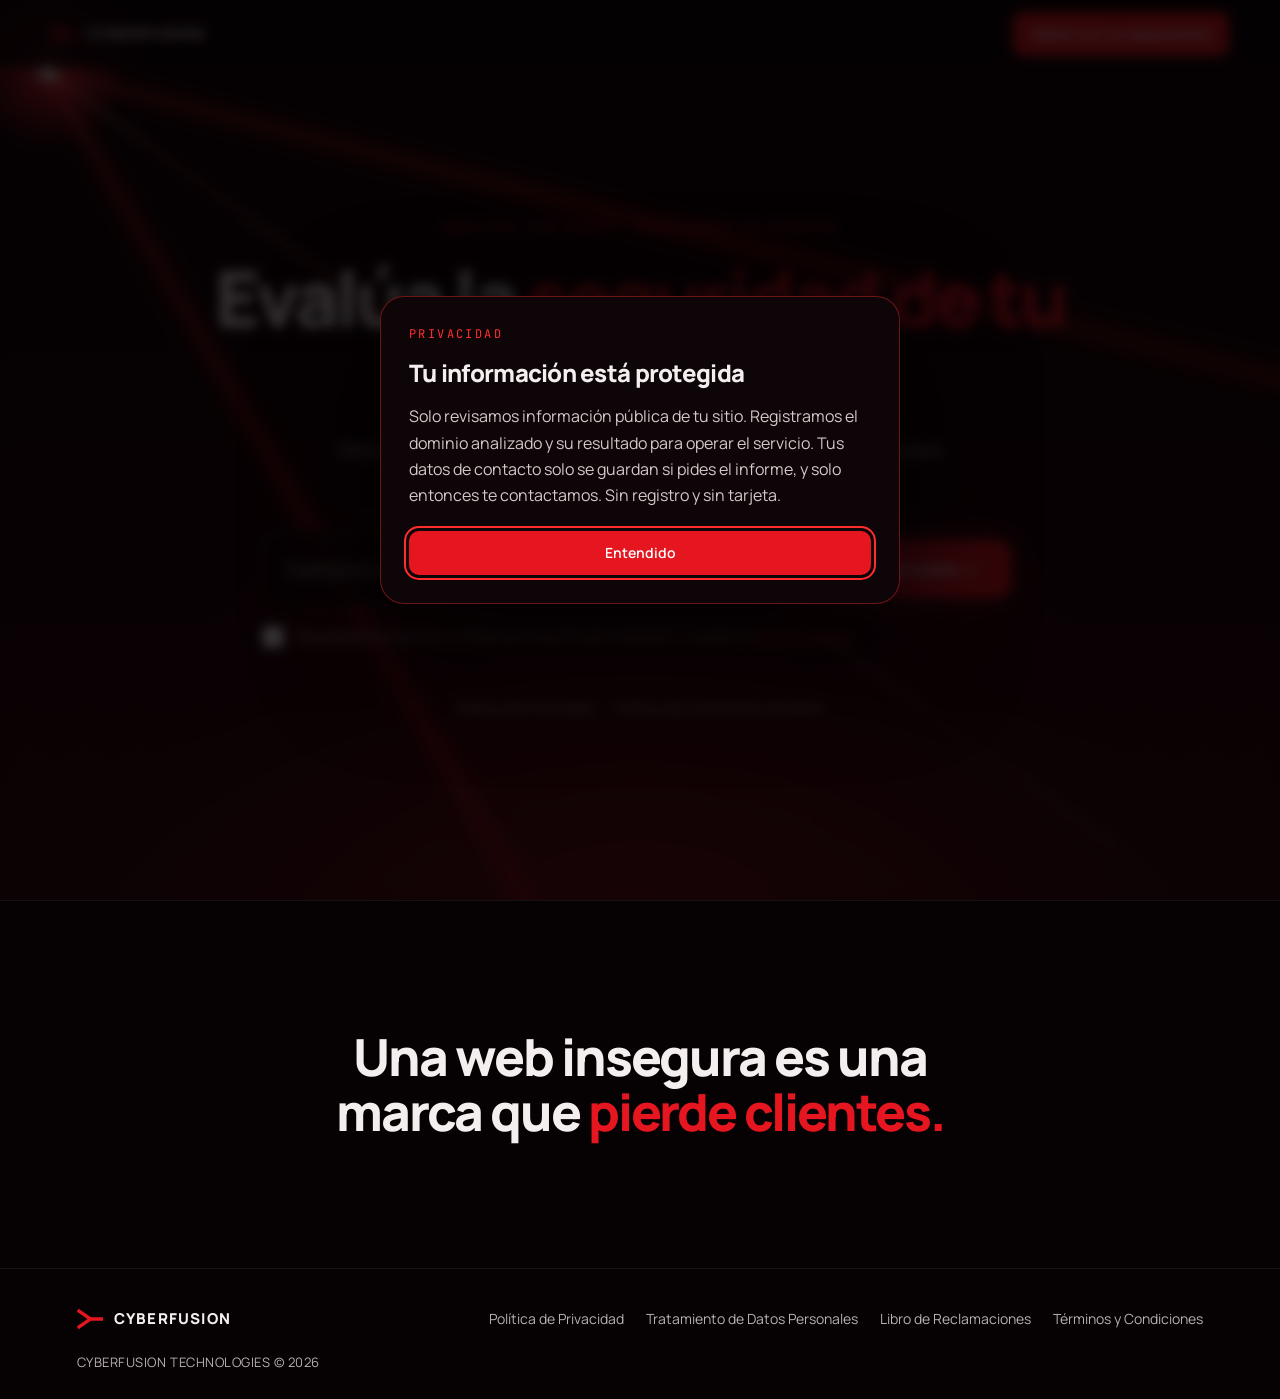
<file: web/global/analyzer/index.html>
<!DOCTYPE html>
<html lang="es"><head>
<meta charset="utf-8">
<meta name="viewport" content="width=device-width, initial-scale=1">
<title>Evalúa la seguridad de tu web · CYBERFUSION</title>
<meta name="description" content="Descubre el puntaje de seguridad de tu sitio y qué corregir primero. Análisis sin costo, resultados en minutos.">
<link rel="preconnect" href="https://fonts.googleapis.com">
<link rel="preconnect" href="https://fonts.gstatic.com" crossorigin>
<link href="https://fonts.googleapis.com/css2?family=JetBrains+Mono:wght@400;500;600&family=Manrope:wght@400;500;600;700;800&display=swap" rel="stylesheet">
<style>
*{box-sizing:border-box}
body{margin:0;background:#060203;color:#F4EFEE;font-family:'Manrope',sans-serif;-webkit-font-smoothing:antialiased}
html{scroll-behavior:smooth}
a{color:#FF2D2D}a:hover{color:#F4EFEE}
:focus-visible{outline:2px solid #FF2D2D;outline-offset:3px}
@keyframes cfPulse{0%,100%{opacity:.55}50%{opacity:1}}
@keyframes cfDrift{0%{stroke-dashoffset:0}100%{stroke-dashoffset:-240}}
.pl{animation:cfPulse 6s ease-in-out infinite}
.dr{stroke-dasharray:120 120;animation:cfDrift 9s linear infinite}
.mono{font-family:'JetBrains Mono',monospace}
.eb{font-family:'JetBrains Mono',monospace;font-size:12px;letter-spacing:.2em;color:#FF2D2D;line-height:1.6}
.sec{padding:clamp(56px,8vw,104px) clamp(20px,6vw,96px);border-top:1px solid rgba(255,255,255,.06)}
.wrap{max-width:1240px;margin:0 auto}
h1,h2,h3{margin:0;font-weight:800}
.sk{position:absolute;left:-999px;top:8px;background:#E5161F;color:#fff;padding:10px 16px;border-radius:8px;z-index:50}.sk:focus{left:12px}
header{position:fixed;top:0;left:0;right:0;z-index:30;height:68px;display:flex;align-items:center;justify-content:space-between;gap:12px;padding:0 clamp(16px,4vw,56px);background:rgba(6,2,3,.82);backdrop-filter:blur(16px);border-bottom:1px solid rgba(255,255,255,.07)}
.logo{display:inline-flex;align-items:center;gap:11px;text-decoration:none;color:#F4EFEE;font-weight:800;letter-spacing:.08em;font-size:15px;min-height:44px}
.btn{display:inline-flex;align-items:center;justify-content:center;min-height:44px;background:#E5161F;color:#fff;text-decoration:none;font:600 14px 'Manrope',sans-serif;padding:0 18px;border:0;cursor:pointer;border-radius:10px;transition:all .5s cubic-bezier(.2,.7,.2,1);text-align:center}
.btn:hover{background:#FF2D2D;color:#fff;box-shadow:0 8px 30px rgba(255,45,45,.45)}
.btn.big{font-weight:800;font-size:16px;padding:0 28px;min-height:56px;border-radius:14px;box-shadow:0 0 36px rgba(229,22,31,.45)}
.lnk{color:#FF2D2D;font-weight:600;font-size:15px;display:inline-flex;align-items:center;min-height:44px}
.lk{background:none;border:0;padding:0;font:inherit;color:#FF2D2D;text-decoration:underline;cursor:pointer}.lk:hover{color:#F4EFEE}
.hb{position:absolute;left:0;top:50%;width:1400px;height:900px;transform:translate(-100%,-50%);pointer-events:none;z-index:0;overflow:visible}
.az{position:relative;display:flex;gap:8px;padding:8px;border-radius:20px;background:rgba(13,5,7,.75);backdrop-filter:blur(6px);border:1px solid rgba(255,255,255,.16);box-shadow:0 30px 90px -30px rgba(229,22,31,.6);transition:border-color .4s,box-shadow .4s}
.az:focus-within{border-color:#FF2D2D;box-shadow:0 30px 90px -20px rgba(229,22,31,.8)}
.az input{flex:1;min-width:0;background:transparent;border:0;color:#F4EFEE;font:500 clamp(17px,1.6vw,19px) 'Manrope',sans-serif;padding:16px 18px;outline:0}
.az input::placeholder{color:#9A8E90}
.az button{flex:none;white-space:nowrap;border:0;cursor:pointer;background:#E5161F;color:#fff;font:800 clamp(15px,1.3vw,16px) 'Manrope',sans-serif;padding:0 clamp(20px,3vw,34px);min-height:56px;border-radius:14px;transition:all .5s cubic-bezier(.2,.7,.2,1);box-shadow:0 0 30px rgba(229,22,31,.45)}
.az button:hover{background:#FF2D2D;box-shadow:0 10px 44px rgba(255,45,45,.65)}
.az button:disabled{opacity:.7;cursor:progress}
.ck{display:flex;gap:12px;align-items:flex-start;text-align:left;font-size:14px;line-height:1.5;color:#D4C9C9;margin:14px auto 0;max-width:760px;padding:4px 2px;cursor:pointer}
.ck input{width:22px;height:22px;margin:1px 0 0;accent-color:#E5161F;flex:none}
#er{min-height:20px;margin:8px auto 0;max-width:760px;font-size:14px;color:#FF2D2D;text-align:left}
.tk{display:flex;flex-wrap:wrap;justify-content:center;gap:8px 26px;margin:22px 0 0;padding:0;list-style:none;font-size:15px;color:#D4C9C9}
.tk li{display:flex;align-items:center;gap:9px}.tk svg{color:#E5161F}
.chips{display:flex;flex-wrap:wrap;justify-content:center;gap:8px;margin:22px 0 0;padding:0;list-style:none}
.chips li{display:flex;align-items:center;gap:8px;padding:8px 12px;border-radius:999px;border:1px solid rgba(255,255,255,.14);background:rgba(13,5,7,.7);font:400 12px 'JetBrains Mono',monospace;letter-spacing:.06em;color:#D4C9C9}
.chips li:before{content:"";width:6px;height:6px;background:#E5161F;flex:none}
#sc{display:none;margin:24px auto 0;max-width:760px;text-align:left;padding:22px 26px;border-radius:20px;background:rgba(13,5,7,.92);border:1px solid rgba(255,255,255,.1);position:relative}
#sc.on{display:block}
.pb{height:3px;border-radius:2px;background:rgba(255,255,255,.1);overflow:hidden}.pb i{display:block;height:100%;width:0;background:linear-gradient(90deg,#8f1220,#FF2D2D,#fff);box-shadow:0 0 14px #FF2D2D;transition:width .5s linear}
.st{display:grid;grid-template-columns:repeat(auto-fit,minmax(250px,1fr));gap:10px 24px;margin:18px 0 0;padding:0;list-style:none}
.st li{display:flex;gap:10px;align-items:center;font-size:14px;color:#9A8E90;transition:color .4s}
.st li i{width:8px;height:8px;border-radius:50%;border:1px solid #9A8E90;flex:none;transition:all .4s}
.st li.on{color:#F4EFEE}.st li.on i{border-color:#FF2D2D;background:#E5161F;box-shadow:0 0 10px #FF2D2D}
#res{display:none}#res.on{display:block}
.rg{display:grid;grid-template-columns:.8fr 1.4fr;gap:clamp(16px,2.4vw,32px);margin-top:clamp(24px,3vw,40px);align-items:start}
.gc{position:sticky;top:84px;padding:clamp(24px,3vw,36px);border-radius:28px;background:linear-gradient(160deg,rgba(143,18,32,.3),#0D0507 65%);border:1px solid rgba(255,45,45,.3);text-align:center}
.rk{display:inline-block;margin-top:16px;padding:8px 18px;border-radius:999px;font:500 12px 'JetBrains Mono',monospace;letter-spacing:.2em}
.rk.b{border:1px solid rgba(255,255,255,.5);color:#F4EFEE}.rk.m{border:1px solid #FF2D2D;color:#FF2D2D}.rk.a{background:#E5161F;color:#fff;border:1px solid #E5161F;box-shadow:0 0 24px rgba(229,22,31,.6)}
.lv{display:flex;gap:6px;justify-content:center;margin-top:16px}.lv i{width:44px;height:4px;border-radius:2px;background:rgba(255,255,255,.12)}.lv i.on{background:#E5161F;box-shadow:0 0 10px #FF2D2D}
.cov{display:flex;gap:4px;justify-content:center;margin-top:18px}.cov i{width:28px;height:6px;border-radius:2px;background:rgba(255,255,255,.12)}.cov i.on{background:#F4EFEE}
.lab{font:500 12px 'JetBrains Mono',monospace;letter-spacing:.14em;color:#B9AEB0}
.ly{list-style:none;margin:0;padding:0;display:grid;gap:10px}
.ly li{display:flex;gap:14px;align-items:flex-start;padding:16px 18px;border-radius:16px;background:#0D0507;border:1px solid rgba(255,255,255,.09)}
.ly .ib{flex:none;width:34px;height:34px;border-radius:50%;display:flex;align-items:center;justify-content:center;border:1px solid rgba(255,255,255,.3);color:#F4EFEE}
.ly h3{font-size:16px;line-height:1.35;letter-spacing:-.01em}
.ly .sl{display:block;margin-top:4px;font:500 12px 'JetBrains Mono',monospace;letter-spacing:.12em;color:#B9AEB0}
.ly p{margin:6px 0 0;font-size:14px;line-height:1.5;color:#B9AEB0}
.ly li.attention{border-color:rgba(255,45,45,.35);background:linear-gradient(160deg,rgba(255,45,45,.08),#0D0507 60%)}
.ly li.attention .ib{border-color:#FF2D2D;color:#FF2D2D;background:rgba(229,22,31,.12)}.ly li.attention .sl{color:#FF2D2D}
.ly li.undetermined .ib,.ly li.needs_verification .ib{border-style:dashed;color:#D4C9C9}
.g2b{display:grid;grid-template-columns:1fr 1fr;gap:clamp(16px,2.4vw,32px);margin-top:clamp(16px,2.4vw,32px);align-items:start}
.pn{padding:24px;border-radius:22px;background:#0D0507;border:1px solid rgba(255,255,255,.1)}
.pn.ok{border-color:rgba(95,203,138,.35)}
.pn h3{font-size:20px;letter-spacing:-.02em}
.pn ul{list-style:none;margin:16px 0 0;padding:0;display:grid;gap:14px}
.pn li{display:flex;gap:12px;align-items:flex-start;font-size:15px;line-height:1.5;color:#D4C9C9}
.pn li b{display:block;color:#F4EFEE;font-weight:600}
.pn.ok li svg{color:#5FCB8A;flex:none;margin-top:2px}
.sv{flex:none;font:500 12px 'JetBrains Mono',monospace;letter-spacing:.1em;padding:3px 8px;border-radius:6px;border:1px solid rgba(255,255,255,.3);color:#D4C9C9;margin-top:1px}
.sv.alto{background:#E5161F;border-color:#E5161F;color:#fff}.sv.medio{border-color:#FF2D2D;color:#FF2D2D}
.strip{margin-top:clamp(16px,2.4vw,32px);padding:clamp(22px,3vw,34px);border-radius:24px;background:linear-gradient(160deg,rgba(143,18,32,.35),#0D0507 70%);border:1px solid rgba(255,45,45,.35);display:flex;gap:20px 32px;align-items:center;justify-content:space-between;flex-wrap:wrap}
.steps{margin:12px 0 0;padding-left:20px;color:#D4C9C9;font-size:15.5px;line-height:1.6}.steps li{margin-top:4px}
.strip p{margin:0;font-weight:800;font-size:clamp(19px,2vw,26px);letter-spacing:-.025em;line-height:1.25;max-width:640px}
.fm{padding:clamp(24px,3vw,40px);border-radius:28px;background:#0D0507;border:1px solid rgba(255,255,255,.1);display:grid;grid-template-columns:1fr 1fr;gap:16px}
.fm label{display:grid;gap:8px;font:500 12px 'JetBrains Mono',monospace;letter-spacing:.12em;color:#B9AEB0}
.fm input[type=text],.fm input[type=email],.fm input[type=tel],.fm select{width:100%;min-height:50px;background:rgba(255,255,255,.04);border:1px solid rgba(255,255,255,.2);border-radius:12px;color:#F4EFEE;font:500 16px 'Manrope',sans-serif;padding:13px 16px;outline:0;color-scheme:dark;transition:border-color .3s}
.fm input:focus,.fm select:focus{border-color:#FF2D2D}
.fm .full{grid-column:1/-1}
.fm .ck2{display:flex;gap:12px;align-items:flex-start;font:400 14px/1.5 'Manrope',sans-serif;letter-spacing:0;color:#D4C9C9;padding:4px 0}
.fm .ck2 input{width:22px;height:22px;margin-top:1px;accent-color:#E5161F;flex:none}
.fe{font-size:14px;color:#FF2D2D}
.fm button{border:0;cursor:pointer;background:#E5161F;color:#fff;font:800 16px 'Manrope',sans-serif;min-height:58px;padding:0 28px;border-radius:14px;box-shadow:0 0 40px rgba(229,22,31,.5);transition:all .5s cubic-bezier(.2,.7,.2,1)}
.fm button:hover{background:#FF2D2D;box-shadow:0 14px 50px rgba(255,45,45,.65)}
.fm button:disabled{opacity:.7;cursor:progress}
.ok2{padding:clamp(24px,4vw,44px);border-radius:28px;background:linear-gradient(160deg,rgba(143,18,32,.3),#0D0507 65%);border:1px solid rgba(255,45,45,.35)}
.ann{display:flex;gap:16px;align-items:flex-start;margin-top:26px;padding:20px;border-radius:20px;background:#0D0507;border:1px solid rgba(255,255,255,.12)}
.av{flex:none;width:52px;height:52px;border-radius:50%;background:#E5161F;color:#fff;font-weight:800;font-size:22px;display:flex;align-items:center;justify-content:center}
.ki{padding:22px 0;border-top:1px solid rgba(255,255,255,.18);display:flex;gap:14px;align-items:flex-start}.ki svg{flex:none;color:#E5161F;margin-top:3px}
.ki b{display:block;font-weight:800;font-size:clamp(17px,1.6vw,21px);letter-spacing:-.02em;line-height:1.25}
.fl{color:#B9AEB0;text-decoration:none;font-size:14px;min-height:44px;display:inline-flex;align-items:center}.fl:hover{color:#F4EFEE}
dialog{max-width:520px;width:calc(100% - 32px);padding:28px;border-radius:24px;background:#0D0507;color:#F4EFEE;border:1px solid rgba(255,45,45,.4);box-shadow:0 40px 120px rgba(0,0,0,.8)}
dialog::backdrop{background:rgba(6,2,3,.8);backdrop-filter:blur(6px)}
#sticky{display:none;position:fixed;left:0;right:0;bottom:0;z-index:25;padding:10px 16px calc(10px + env(safe-area-inset-bottom));background:rgba(6,2,3,.94);border-top:1px solid rgba(255,255,255,.12);backdrop-filter:blur(12px)}
#sticky .btn{width:100%}
@media(max-width:860px){.rg,.g2b,#informe .wrap{grid-template-columns:1fr!important}.fm{grid-template-columns:1fr}#sticky.on{display:block}body.sk-on{padding-bottom:76px}header .btn{font-size:13px;padding:0 12px}.hb{opacity:.7}}
@media(max-width:700px){.az{flex-direction:column}.az button{width:100%}.strip .btn{width:100%}
.gc{position:static}.logo{font-size:14px}}
@media(prefers-reduced-motion:reduce){.pl,.dr{animation:none}html{scroll-behavior:auto}*{transition-duration:.01ms!important}}
</style>
<script>
/* Analitica de la campana. Rellenar los IDs y volver a subir la pagina.
   ga4: ID de medicion de Google Analytics 4 (G-XXXXXXX).
   linkedin: Partner ID del LinkedIn Insight Tag (solo numeros).
   linkedinConversions: ID de conversion de LinkedIn por evento (opcional),
   p. ej. {lead_submitted: 1234567}. */
window.CF_ANALYTICS={ga4:'G-KW3FHXJPH6',linkedin:'10011578',linkedinConversions:{}};
(function(a){
  if(a.ga4){var g=document.createElement('script');g.async=true;g.src='https://www.googletagmanager.com/gtag/js?id='+encodeURIComponent(a.ga4);document.head.appendChild(g);
    window.dataLayer=window.dataLayer||[];window.gtag=function(){dataLayer.push(arguments)};gtag('js',new Date());gtag('config',a.ga4);}
  if(a.linkedin){window._linkedin_partner_id=String(a.linkedin);window._linkedin_data_partner_ids=window._linkedin_data_partner_ids||[];window._linkedin_data_partner_ids.push(window._linkedin_partner_id);
    window.lintrk=window.lintrk||function(x,y){(window.lintrk.q=window.lintrk.q||[]).push([x,y])};
    var l=document.createElement('script');l.async=true;l.src='https://snap.licdn.com/li.lms-analytics/insight.min.js';document.head.appendChild(l);}
})(window.CF_ANALYTICS);
</script>
</head>
<body>
<noscript><img height="1" width="1" style="display:none;" alt="" src="https://px.ads.linkedin.com/collect/?pid=10011578&fmt=gif"></noscript>

<a class="sk" href="#contenido">Saltar al contenido</a>
<header>
<a class="logo" href="https://cyberfusion.global/" aria-label="CYBERFUSION, sitio principal"><svg width="26" height="26" viewBox="0 0 100 100" aria-hidden="true"><path d="M8 20 L52 50 L8 80 M52 50 H94" fill="none" stroke="#E5161F" stroke-width="13" stroke-linecap="square"></path></svg>CYBERFUSION</a>
<a class="btn" id="hwa" data-wa="" data-from="header" href="https://wa.me/51976232501" target="_blank" rel="noopener">Hablar con un especialista</a>
</header>
<main id="contenido">
<section id="analizador" aria-labelledby="h-hero" style="position:relative;overflow:hidden;min-height:100vh;min-height:100svh;display:flex;align-items:center;padding:104px clamp(20px,6vw,96px) 56px;background:radial-gradient(60% 45% at 50% 100%,rgba(150,20,28,.5),transparent 70%),radial-gradient(rgba(255,255,255,.07) 1px,transparent 1.5px) 0 0/56px 56px,linear-gradient(180deg,#040102 0%,#090204 38%,#1d0407 78%,#2c060a 100%)">
<svg id="hbs" aria-hidden="true" style="position:absolute;inset:0;width:100%;height:100%;pointer-events:none;z-index:0;overflow:visible"></svg>
<div class="wrap" style="position:relative;width:100%;max-width:900px;text-align:center;z-index:1">
<div class="eb" data-r="">ANÁLISIS SIN COSTO · RESULTADOS EN MINUTOS</div>
<h1 id="h-hero" data-r="" style="font-size:clamp(36px,6vw,84px);line-height:1;letter-spacing:-.045em;margin-top:22px">Evalúa la <span style="color:#E5161F">seguridad de tu web.</span></h1>
<p data-r="" style="font-size:clamp(17px,1.5vw,20px);line-height:1.6;color:#D4C9C9;margin:22px auto 0;max-width:640px">Obtén el puntaje de seguridad de tu sitio y conoce lo que Cyberfusion puede hacer por tu empresa.</p>
<div style="position:relative;margin:34px auto 0;max-width:760px">
<svg class="hb" style="display:none" viewBox="0 0 1400 900" aria-hidden="true"><defs>
<linearGradient id="gl" gradientUnits="userSpaceOnUse" x1="0" y1="0" x2="1380" y2="0"><stop offset="0" stop-color="#FF2D2D" stop-opacity="0"></stop><stop offset=".55" stop-color="#FF2D2D" stop-opacity=".55"></stop><stop offset="1" stop-color="#fff"></stop></linearGradient>
<radialGradient id="og"><stop offset="0" stop-color="#fff"></stop><stop offset=".25" stop-color="#FF2D2D" stop-opacity=".9"></stop><stop offset="1" stop-color="#E5161F" stop-opacity="0"></stop></radialGradient>
<filter id="hbl"><feGaussianBlur stdDeviation="8"></feGaussianBlur></filter></defs>
<g filter="url(#hbl)" class="pl" opacity=".5"><path d="M0 0L1380 450M0 900L1380 450" stroke="#E5161F" stroke-width="14" fill="none"></path></g>
<g fill="none" stroke="url(#gl)"><path d="M0 0L1380 450M0 900L1380 450" stroke-width="2"></path><path d="M0 170L1380 450M0 730L1380 450" stroke-width="1.4"></path><path d="M0 330L1380 450M0 570L1380 450" stroke-width="1" opacity=".8"></path><path d="M0 450H1380" stroke-width="1.4"></path></g>
<path class="dr" d="M0 0L1380 450" stroke="#fff" stroke-width="1.2" fill="none" opacity=".5"></path><path class="dr" d="M0 900L1380 450" stroke="#fff" stroke-width="1.2" fill="none" opacity=".45" style="animation-delay:-4s"></path>
<circle class="pl" cx="1380" cy="450" r="90" fill="url(#og)"></circle><circle cx="1380" cy="450" r="6" fill="#fff"></circle></svg>
<form id="af" data-r="" class="az" style="margin:0 auto;max-width:760px" novalidate="">
<label for="dm" style="position:absolute;left:-999px">Dirección de tu sitio web</label>
<input id="dm" type="text" inputmode="url" autocomplete="url" autocapitalize="none" placeholder="tuempresa.com" spellcheck="false" aria-describedby="er">
<button id="ab" type="submit">Analizar sin costo →</button></form></div>
<label class="ck" data-r=""><input type="checkbox" id="cn" aria-describedby="er"><span>Soy propietario del sitio o tengo autorización para analizarlo, y acepto la <button type="button" class="lk" id="po">Política de Uso</button>.</span></label>
<div id="cap" style="display:none;justify-content:center;margin-top:14px"></div>
<div id="er" role="alert"></div>
<nav data-r="" aria-label="Privacidad" style="display:flex;justify-content:center;flex-wrap:wrap;gap:0 24px;margin-top:6px"><a class="fl" href="https://cyberfusion.global/politica-de-privacidad" target="_blank" rel="noopener">Política de Privacidad</a><a class="fl" href="https://cyberfusion.global/tratamiento-de-datos" target="_blank" rel="noopener">Política de Tratamiento de Datos</a></nav>
<div id="sc" aria-live="polite"><div style="display:flex;justify-content:space-between;align-items:baseline;gap:12px;margin-bottom:14px"><span class="mono" style="font-size:12px;letter-spacing:.2em;color:#FF2D2D">ANALIZANDO</span><span id="sd" class="mono" style="font-size:12px;color:#D4C9C9;overflow:hidden;text-overflow:ellipsis;white-space:nowrap"></span></div><div class="pb"><i id="pg"></i></div><ul class="st" id="sl"></ul></div>
</div></section>

<div id="res" aria-live="polite">
<section id="resultados" class="sec" aria-labelledby="h-res" style="background:radial-gradient(60% 70% at 0% 100%,rgba(90,10,18,.45),transparent 70%),#060203">
<div class="wrap">
<div class="eb">RESULTADOS</div>
<h2 id="h-res" style="font-size:clamp(28px,4.2vw,60px);line-height:1.02;letter-spacing:-.04em;margin:16px 0 0">Análisis de <span id="rd" style="color:#E5161F;word-break:break-all"></span></h2>
<div id="rb"></div>
</div></section>
<section id="informe" class="sec" aria-labelledby="h-inf" style="background:radial-gradient(70% 60% at 50% 100%,rgba(143,18,32,.45),transparent 70%),#060203">
<div class="wrap g2b" style="grid-template-columns:.8fr 1.2fr;margin-top:0;gap:clamp(28px,5vw,80px)">
<div><div class="eb">INFORME COMPLETO</div>
<h2 id="h-inf" style="font-size:clamp(32px,4.6vw,64px);line-height:1;letter-spacing:-.045em;margin-top:18px">Recibe tu informe con <span style="color:#E5161F">qué corregir.</span></h2>
<p style="font-size:18px;line-height:1.7;color:#D4C9C9;margin:22px 0 0;max-width:460px">Incluye el detalle de cada hallazgo y cómo corregirlo.</p></div>
<div id="fw"><form id="ff" class="fm" novalidate="">
<label>NOMBRE<input type="text" name="nombre" autocomplete="name" required=""></label>
<label>CORREO<input type="email" name="correo" autocomplete="email" inputmode="email" required=""></label>
<label>EMPRESA<input type="text" name="empresa" autocomplete="organization" required=""></label>
<label>CARGO<input type="text" name="cargo" autocomplete="organization-title" required=""></label>
<label>TELÉFONO (OPCIONAL)<input type="tel" name="telefono" autocomplete="tel"></label>
<label>PAÍS<select name="pais" required=""><option selected="">Perú</option><option>México</option><option>Colombia</option><option>Chile</option><option>Argentina</option><option>Ecuador</option><option>Bolivia</option><option>Brasil</option><option>Panamá</option><option>Costa Rica</option><option>Guatemala</option><option>República Dominicana</option><option>España</option><option>Estados Unidos</option><option>Canadá</option><option>Reino Unido</option><option>Australia</option><option>Nueva Zelanda</option><option>Otro</option></select></label>
<label class="ck2 full"><input type="checkbox" name="acepto" required=""><span>Acepto la <a href="https://cyberfusion.global/politica-de-privacidad" target="_blank" rel="noopener">Política de Privacidad</a> y el <a href="https://cyberfusion.global/tratamiento-de-datos" target="_blank" rel="noopener">Tratamiento de Datos Personales</a>.</span></label>
<div id="fe" class="fe full" role="alert"></div>
<button class="full" type="submit">Descargar mi informe →</button></form></div>
</div></section>
</div>

<section id="cyberfusion" class="sec" aria-label="CYBERFUSION" style="background:#060203;padding-top:clamp(72px,10vw,128px);padding-bottom:clamp(72px,10vw,128px)">
<div class="wrap" style="text-align:center">
<h2 data-r="" style="font-size:clamp(28px,4vw,56px);line-height:1.08;letter-spacing:-.04em;max-width:860px;margin:0 auto;text-wrap:balance">Una web insegura es una marca que <span style="color:#E5161F">pierde clientes.</span></h2>
</div></section>
</main>
<footer style="background:#060203;border-top:1px solid rgba(255,255,255,.07);padding:28px clamp(20px,6vw,96px)">
<div class="wrap" style="display:flex;justify-content:space-between;align-items:center;gap:12px 28px;flex-wrap:wrap">
<a class="logo" href="https://cyberfusion.global/" aria-label="CYBERFUSION, sitio principal"><svg width="26" height="26" viewBox="0 0 100 100" aria-hidden="true"><path d="M8 20 L52 50 L8 80 M52 50 H94" fill="none" stroke="#E5161F" stroke-width="13" stroke-linecap="square"></path></svg>CYBERFUSION</a>
<nav aria-label="Información legal" style="display:flex;flex-wrap:wrap;gap:0 22px"><a class="fl" href="https://cyberfusion.global/politica-de-privacidad">Política de Privacidad</a><a class="fl" href="https://cyberfusion.global/tratamiento-de-datos">Tratamiento de Datos Personales</a><a class="fl" href="https://cyberfusion.global/libro-de-reclamaciones">Libro de Reclamaciones</a><a class="fl" href="https://cyberfusion.global/terminos">Términos y Condiciones</a></nav>
<div style="font-size:13px;color:#B9AEB0;letter-spacing:.04em;width:100%">CYBERFUSION TECHNOLOGIES © 2026</div>
</div>
</footer>
<div id="sticky"><a class="btn big" id="swa" data-wa="" data-from="sticky" href="https://wa.me/51976232501" target="_blank" rel="noopener">Hablar con un especialista</a></div>
<dialog id="pol" aria-labelledby="pt"><div class="eb">POLÍTICA DE USO</div><h2 id="pt" style="font-size:24px;letter-spacing:-.03em;margin-top:12px">Qué revisa el análisis</h2>
<p style="font-size:15.5px;line-height:1.65;color:#D4C9C9;margin:14px 0 0">El análisis revisa solo información pública: certificado, DNS, cabeceras y rutas comunes. No explota vulnerabilidades, no prueba contraseñas, no accede a áreas protegidas ni modifica nada. Cada solicitud se registra con la IP y el dominio. Los resultados se conservan 24 horas. El análisis profundo requiere verificar antes la propiedad del dominio.</p>
<button class="btn" id="pc" style="margin-top:22px;width:100%">Entendido</button></dialog>
<dialog id="priv" aria-labelledby="pvt"><div class="eb">PRIVACIDAD</div><h2 id="pvt" style="font-size:24px;letter-spacing:-.03em;margin-top:12px">Tu información está protegida</h2>
<p style="font-size:16px;line-height:1.65;color:#D4C9C9;margin:14px 0 0">Solo revisamos información pública de tu sitio. Registramos el dominio analizado y su resultado para operar el servicio. Tus datos de contacto solo se guardan si pides el informe, y solo entonces te contactamos. Sin registro y sin tarjeta.</p>
<button class="btn" id="pvc" style="margin-top:22px;width:100%">Entendido</button></dialog>

<script>
(function(){
/* Integración: asignar funciones reales. analyze(domain)->Promise<Result>; submitLead(payload)->Promise<{leadId}>; getReport(leadId)->Promise<void> (PDF generado por el servidor). */
var CONFIG={analyze:null,getReport:null,submitLead:null};
/* Motor real. window.CF_API permite apuntar a otra API en pruebas.
   Con ?demo=complete|blocked|error se usan los datos de ejemplo. */
var API=(window.CF_API||'https://api.cyberfusion.global').replace(/\/$/,'');
var JOB=null,DL=null,CAPTCHA=null;   /* CAPTCHA: null = no se exige; '' = falta resolverlo */
function apiErr(o,def){return new Error(typeof (o&&o.detail)==='string'?o.detail:def)}
function resetCaptcha(){if(CAPTCHA!==null){CAPTCHA='';if(window.turnstile)try{window.turnstile.reset()}catch(e){}}}
window.cfCapOk=function(t){CAPTCHA=t;var e=document.getElementById('er');if(e)e.textContent=''};
window.cfCapGone=function(){CAPTCHA=''};
if(!new URLSearchParams(location.search).get('demo')){
fetch(API+'/config').then(function(r){return r.json()}).then(function(cfg){
  if(!cfg||!cfg.turnstile_site_key)return;CAPTCHA='';
  var box=document.getElementById('cap');box.style.display='flex';
  box.innerHTML='<div class="cf-turnstile" data-sitekey="'+String(cfg.turnstile_site_key).replace(/[^\w-]/g,'')+'" data-theme="dark" data-callback="cfCapOk" data-expired-callback="cfCapGone" data-error-callback="cfCapGone"></div>';
  var sc=document.createElement('script');sc.src='https://challenges.cloudflare.com/turnstile/v0/api.js';sc.async=true;sc.defer=true;document.head.appendChild(sc);
}).catch(function(){});
CONFIG.analyze=async function(d){
  var res=await fetch(API+'/scans',{method:'POST',headers:{'Content-Type':'application/json'},body:JSON.stringify(Object.assign({url:d,authorized:true,captcha:CAPTCHA||''},utm()))});
  var st=await res.json().catch(function(){return{}});
  if(!res.ok)throw apiErr(st,'No pudimos iniciar el análisis. Inténtalo de nuevo.');
  JOB=st.id;
  for(var i=0;i<60;i++){
    await new Promise(function(r){setTimeout(r,2000)});
    var x=await fetch(API+'/scans/'+JOB).then(function(r){return r.json()}).catch(function(){return{}});
    if(x.status==='done'){var r=x.result||{};r.domain=r.domain||d;r.coverage=r.coverage||{determined:0,total:10};return r}
    if(x.status==='error')throw new Error('El análisis falló. Inténtalo de nuevo en unos minutos.');
  }
  throw new Error('El análisis tardó demasiado. Inténtalo de nuevo en unos minutos.');
};
CONFIG.submitLead=async function(pl){
  var res=await fetch(API+'/leads',{method:'POST',headers:{'Content-Type':'application/json'},
    body:JSON.stringify({job_id:JOB,name:pl.nombre,company:pl.empresa,role:pl.cargo,email:pl.correo,phone:pl.telefono||'',country:pl.pais,consent:true,
      utm_source:pl.utm_source,utm_medium:pl.utm_medium,utm_campaign:pl.utm_campaign,utm_content:pl.utm_content})});
  var out=await res.json().catch(function(){return{}});
  if(!res.ok)throw apiErr(out,'No pudimos registrar tus datos.');
  DL={url:API+out.download_url,name:out.filename||'Informe CYBERFUSION.pdf'};
  /* Copia al plugin de WordPress (Leads Analyzer): avisa al correo configurado alli. */
  fetch('/wp-json/cyberfusion/v1/lead',{method:'POST',headers:{'Content-Type':'application/json'},
    body:JSON.stringify({job_id:JOB,nombre:pl.nombre,empresa:pl.empresa,cargo:pl.cargo,correo:pl.correo,telefono:pl.telefono||'',pais:pl.pais})}).catch(function(){});
  return {leadId:JOB};
};
/* Descarga sin ventana emergente: los navegadores bloquean window.open tras una espera. */
CONFIG.getReport=async function(){
  if(!DL)return;
  try{var b=await fetch(DL.url).then(function(r){if(!r.ok)throw 0;return r.blob()});
    var u=URL.createObjectURL(b),a=document.createElement('a');a.href=u;a.download=DL.name;document.body.appendChild(a);a.click();a.remove();setTimeout(function(){URL.revokeObjectURL(u)},4000)}
  catch(e){location.href=DL.url}
};
}
var WHATSAPP_ANN='https://wa.me/51976232501?text=Hola%2C%20quiero%20hablar%20con%20un%20especialista';
var $=function(i){return document.getElementById(i)};
var NAMES=['Certificado y cifrado','DNS y protección de correo','Cabeceras de seguridad','Archivos sensibles expuestos','Gestor de contenidos y extensiones','Software del servidor','Vulnerabilidades conocidas','Reputación y listas negras','Dominio y marca','Superficie visible (subdominios)'];
var STEPS=['Verificando certificado y cifrado','Revisando DNS y protección de correo','Evaluando cabeceras de seguridad','Buscando archivos sensibles expuestos','Identificando gestor de contenidos','Detectando software del servidor','Consultando reputación del dominio','Revisando dominio y marca','Revisando subdominios públicos'];
var ST={ok:'CORRECTO',attention:'REQUIERE ATENCIÓN',undetermined:'NO DETERMINADO',needs_verification:'REQUIERE VERIFICAR PROPIEDAD'};
var SEV={alto:'ALTO',medio:'MEDIO',bajo:'BAJO',observ:'OBSERV.'},SO={alto:0,medio:1,bajo:2,observ:3};
var svg=function(p){return '<svg width="18" height="18" viewBox="0 0 24 24" fill="none" stroke="currentColor" stroke-width="2.2" aria-hidden="true">'+p+'</svg>'};
var IC={ok:svg('<path d="M20 6L9 17l-5-5"/>'),attention:svg('<path d="M12 8v5M12 17v.5"/><path d="M10.3 3.9L2.4 18a2 2 0 0 0 1.7 3h15.8a2 2 0 0 0 1.7-3L13.7 3.9a2 2 0 0 0-3.4 0z"/>'),undetermined:svg('<circle cx="12" cy="12" r="9"/><path d="M8 12h8"/>'),needs_verification:svg('<rect x="5" y="11" width="14" height="9" rx="2"/><path d="M8 11V8a4 4 0 0 1 8 0v3"/>')};
var CHK='<svg width="18" height="18" viewBox="0 0 24 24" fill="none" stroke="currentColor" stroke-width="2.2" aria-hidden="true"><circle cx="12" cy="12" r="10"/><path d="M7.5 12.5l3 3 6-6.5"/></svg>';
var DEMO={
complete:{domain:'tuempresa.com',status:'complete',score:72,level:'medio',coverage:{determined:9,total:10},waf:{detected:false,product:null},
layers:[{id:1,state:'ok'},{id:2,state:'attention',note:'No se encontró una política DMARC activa.'},{id:3,state:'attention',note:'Faltan 3 de 6 cabeceras recomendadas.'},{id:4,state:'ok'},{id:5,state:'ok',note:'No se detectó gestor de contenidos.'},{id:6,state:'ok'},{id:7,state:'needs_verification',note:'Requiere comprobar que el dominio es tuyo.'}],
positives:[{title:'Certificado vigente',detail:'Válido y con renovación futura.'},{title:'HTTPS aplicado en todo el sitio',detail:'Las visitas HTTP se redirigen a HTTPS.'},{title:'Sin archivos sensibles expuestos',detail:'No se encontraron rutas comunes accesibles.'}],
findings:[{severity:'bajo',title:'Cabecera Content-Security-Policy ausente',detail:''},{severity:'alto',title:'Sin política DMARC activa',detail:''},{severity:'observ',title:'Versión del servidor visible en las respuestas',detail:''},{severity:'medio',title:'Cabecera Strict-Transport-Security ausente',detail:''}]},
blocked:{domain:'tuempresa.com',status:'blocked',score:92,level:'bajo',coverage:{determined:5,total:10},waf:{detected:true,product:'Cloudflare'},
layers:[{id:1,state:'ok'},{id:2,state:'ok'},{id:3,state:'ok'},{id:4,state:'undetermined',note:'El firewall bloqueó las solicitudes de revisión.'},{id:5,state:'undetermined',note:'El firewall bloqueó las solicitudes de revisión.'},{id:6,state:'undetermined',note:'El servidor no responde fuera del firewall.'},{id:7,state:'needs_verification',note:'Requiere comprobar que el dominio es tuyo.'}],
positives:[{title:'Certificado vigente',detail:'Válido y con cifrado moderno.'},{title:'SPF y DMARC configurados',detail:'El correo del dominio tiene protección activa.'},{title:'Cabeceras de seguridad presentes',detail:'En las respuestas que pudimos revisar.'}],findings:[]},
error:{domain:'tuempresa.com',status:'error',score:null,level:null,coverage:{determined:0,total:10},waf:{detected:false,product:null},layers:[],positives:[],findings:[]}};
var S={r:null,lead:null,busy:false};
var qs=new URLSearchParams(location.search);
['utm_source','utm_medium','utm_campaign','utm_content'].forEach(function(k){try{if(qs.get(k))sessionStorage.setItem(k,qs.get(k))}catch(e){}});
function utm(){var o={};['utm_source','utm_medium','utm_campaign','utm_content'].forEach(function(k){try{o[k]=sessionStorage.getItem(k)||''}catch(e){o[k]=''}});return o}
function track(ev,data){var o={event:ev};for(var k in data)o[k]=data[k];(window.dataLayer=window.dataLayer||[]).push(o);try{if(window.gtag)window.gtag('event',ev,data||{});var c=(window.CF_ANALYTICS||{}).linkedinConversions||{};if(window.lintrk&&c[ev])window.lintrk('track',{conversion_id:c[ev]})}catch(e){}}
function esc(s){return String(s==null?'':s).replace(/[&<>"']/g,function(c){return {'&':'&amp;','<':'&lt;','>':'&gt;','"':'&quot;',"'":'&#39;'}[c]})}
function waUrl(m){return WHATSAPP_ANN.split('?')[0]+'?text='+encodeURIComponent(m)}
function lvl(r){return r.level||(r.score>=80?'bajo':r.score>=55?'medio':'alto')}
function waMsg(r){if(!r)return null;var n=r.coverage.determined;return r.status==='blocked'?'Hola, mi sitio '+r.domain+' tiene un firewall que bloqueó el análisis ('+n+'/'+r.coverage.total+' capas). Quiero completar el análisis.':'Hola, analicé '+r.domain+' en Cyberfusion y obtuve '+r.score+'/100 (riesgo '+lvl(r)+'). Quiero revisar los resultados.'}
document.addEventListener('click',function(e){var a=e.target.closest&&e.target.closest('[data-wa]');if(a)track('whatsapp_click',{state:S.r?S.r.status:'inicio',from:a.getAttribute('data-from')})});
$('sl').innerHTML=STEPS.map(function(s){return '<li><i></i>'+s+'</li>'}).join('');
var FW0=$('fw').innerHTML;
$('po').onclick=function(){$('pol').showModal()};$('pc').onclick=function(){$('pol').close()};
$('pol').addEventListener('click',function(e){if(e.target===this)this.close()});
var pv=$('priv');pv.addEventListener('click',function(e){if(e.target===this)this.close()});$('pvc').onclick=function(){pv.close()};try{pv.showModal();$('pvc').focus()}catch(e){}
function norm(v){v=(v||'').trim();if(!v)return null;var u=v.replace(/^[a-z]+:\/\//i,'').split(/[\/?#]/)[0].toLowerCase().replace(/^www\./,'');return /^([a-z0-9-]+\.)+[a-z]{2,}$/.test(u)?u:null}
function setCta(r){var s=$('sticky'),on=r&&r.status!=='error';s.classList.toggle('on',!!on);document.body.classList.toggle('sk-on',!!on);if(on)$('swa').href=waUrl(waMsg(r))}
function ring(r){
var blocked=r.score==null,L=lvl(r),ks={bajo:'BAJO',medio:'MEDIO',alto:'ALTO'},cs={bajo:'b',medio:'m',alto:'a'},i=['bajo','medio','alto'].indexOf(L);
var h='<div class="gc"><div class="lab">PUNTAJE DE SEGURIDAD</div><svg viewBox="0 0 200 200" style="width:min(100%,240px);margin:16px auto 0;display:block" role="img" aria-label="'+(blocked?'Sin puntaje':'Puntaje '+r.score+' de 100')+'"><circle cx="100" cy="100" r="84" fill="none" stroke="rgba(255,255,255,.1)" stroke-width="9"/>';
if(blocked)h+='<text x="100" y="116" text-anchor="middle" fill="#B9AEB0" font-family="Manrope" font-weight="800" font-size="56">—</text></svg>';
else h+='<circle id="ga" cx="100" cy="100" r="84" fill="none" stroke="#E5161F" stroke-width="9" stroke-linecap="round" stroke-dasharray="527.8" stroke-dashoffset="527.8" transform="rotate(-90 100 100)" style="filter:drop-shadow(0 0 8px rgba(255,45,45,.8));transition:stroke-dashoffset 1.6s cubic-bezier(.2,.7,.2,1)"/><text id="gn" x="100" y="108" text-anchor="middle" fill="#F4EFEE" font-family="Manrope" font-weight="800" font-size="60" letter-spacing="-2">0</text><text x="100" y="134" text-anchor="middle" fill="#B9AEB0" font-family="JetBrains Mono" font-size="12" letter-spacing="2">/ 100</text></svg><div><span class="rk '+cs[L]+'">RIESGO '+ks[L]+'</span></div><div class="lv" aria-hidden="true">'+[0,1,2].map(function(k){return '<i'+(k<=i?' class="on"':'')+'></i>'}).join('')+'</div>';
h+='<div class="cov" aria-hidden="true">'+Array.apply(null,Array(r.coverage.total||10)).map(function(_,k){return '<i'+(k<r.coverage.determined?' class="on"':'')+'></i>'}).join('')+'</div><div class="lab" style="margin-top:10px">Cobertura: '+r.coverage.determined+' de '+(r.coverage.total||10)+' capas</div></div>';
return h}
function layers(r){return '<ul class="ly">'+NAMES.map(function(n,k){var l=(r.layers||[]).filter(function(x){return x.id===k+1||x.id==='L'+(k+1)})[0]||{state:'undetermined',note:'Sin datos del motor.'};var nm=l.name||n;
return '<li class="'+l.state+'"><div class="ib">'+IC[l.state]+'</div><div><h3>'+esc(nm)+'</h3><span class="sl">'+ST[l.state]+'</span>'+(l.note&&l.state!=='ok'?'<p>'+esc(l.note)+'</p>':'')+'</div></li>'}).join('')+'</ul>'}
function positives(r){var p=r.positives||[];return '<div class="pn ok"><h3>Lo que tu sitio hace bien</h3><ul>'+(p.length?p.slice(0,4).map(function(x){return '<li>'+svg('<path d="M20 6L9 17l-5-5"/>')+'<span><b>'+esc(x.title)+'</b>'+esc(x.detail)+'</span></li>'}).join(''):'<li>No se confirmaron aspectos correctos en esta revisión.</li>')+'</ul></div>'}
function findings(r){var f=(r.findings||[]).slice().sort(function(a,b){return SO[a.severity]-SO[b.severity]});var more=Math.max(0,f.length-6);f=f.slice(0,6);return '<div class="pn"><h3>Hallazgos</h3><ul>'+(f.length?f.map(function(x){return '<li><span class="sv '+x.severity+'">'+SEV[x.severity]+'</span><span><b>'+esc(x.title)+'</b>'+esc(x.impact||x.detail)+'</span></li>'}).join(''):'<li>No se identificaron hallazgos en las capas revisadas.</li>')+'</ul><p style="margin:16px 0 0;font-size:14px;color:#B9AEB0">'+(more?'Y '+more+' hallazgo'+(more>1?'s':'')+' más. ':'')+'El detalle de cómo corregir cada hallazgo se entrega en el informe.</p></div>'}
function waBtn(r,t,from){return '<a class="btn big" data-wa="" data-from="'+from+'" href="'+esc(waUrl(waMsg(r)))+'" target="_blank" rel="noopener">'+t+'</a>'}
function show(r){
S.r=r;$('rd').textContent=r.domain;var h='';
if(r.status==='error'){
h='<div class="pn" style="margin-top:28px;max-width:640px"><h3 role="alert" style="font-size:22px;line-height:1.3">'+esc(r.message||'No pudimos analizar este dominio. Revisa que esté escrito correctamente y que el sitio esté en línea.')+'</h3><div style="display:flex;gap:8px 24px;align-items:center;flex-wrap:wrap;margin-top:22px"><button class="btn big" id="rt" type="button">Intentar de nuevo</button><a class="lnk" data-wa="" data-from="error" href="'+esc(WHATSAPP_ANN)+'" target="_blank" rel="noopener">Hablar con un especialista</a></div></div>';
$('informe').style.display='none'}
else{$('informe').style.display='';
if(r.status==='blocked'){
h='<div style="margin-top:28px;max-width:720px"><h3 style="font-size:clamp(24px,3vw,38px);letter-spacing:-.03em;line-height:1.1">Un firewall protege tu sitio.</h3><p style="font-size:17px;line-height:1.65;color:#D4C9C9;margin:14px 0 0">Es una buena señal, pero impidió que revisáramos todas las capas. '+(r.score!=null?'Calculamos tu puntaje con las '+r.coverage.determined+' de '+r.coverage.total+' capas que pudimos revisar desde fuera; el firewall suma a tu favor.':'No emitimos puntaje para no darte una lectura incompleta.')+'</p>'+(r.waf&&r.waf.detected&&r.waf.product?'<p class="lab" style="margin:14px 0 0;color:#5FCB8A">Protección detectada: '+esc(r.waf.product)+'</p>':'')+'</div>';
h+='<div class="rg">'+ring(r)+layers(r)+'</div><div class="g2b">'+positives(r)+findings(r)+'</div>'+'<div class="strip"><div style="max-width:640px"><p>Completa el análisis de las '+(r.coverage.total-r.coverage.determined)+' capas restantes.</p><ol class="steps"><li>Verificamos que el dominio es tuyo.</li><li>Habilitamos el escáner en tu firewall y revisamos lo que falta.</li></ol></div><div style="display:flex;flex-direction:column;gap:6px;align-items:center">'+waBtn(r,'Completar el análisis con un especialista','resultados')+'<a class="lnk" href="#informe">Recibir el informe de lo analizado</a></div></div>'}
else{var L=lvl(r);
h='<div class="rg">'+ring(r)+layers(r)+'</div><div class="g2b">'+positives(r)+findings(r)+'</div><div class="strip"><p>'+(L==='bajo'?'Tu sitio se ve bien en lo básico. El análisis profundo valida lo que no se ve desde fuera.':'Encontramos puntos que requieren atención. Un especialista puede validarlos y corregirlos.')+'</p>'+waBtn(r,'Hablar con un especialista','resultados')+'</div>'}}
$('rb').innerHTML=h;$('res').classList.add('on');$('fw').innerHTML=FW0;bindForm();setCta(r);
if($('rt'))$('rt').onclick=reset;
var ga=$('ga');
setTimeout(function(){if(ga){ga.style.strokeDashoffset=String(527.8*(1-r.score/100));var s=performance.now();(function f(n){var p=Math.min(1,(n-s)/1600);$('gn').textContent=Math.round(r.score*(1-Math.pow(1-p,3)));if(p<1)requestAnimationFrame(f)})(s)}},500);
var top=$('resultados').getBoundingClientRect().top+window.pageYOffset-68;window.scrollTo({top:top,behavior:'smooth'})}
function reset(){resetCaptcha();$('res').classList.remove('on');setCta(null);S.r=null;window.scrollTo({top:0,behavior:'smooth'});$('dm').focus()}
function run(d){
var lis=$('sl').children,i=0,result=null;$('sc').classList.add('on');$('sd').textContent=d;$('pg').style.width='4%';
[].forEach.call(lis,function(l){l.classList.remove('on')});
var p;try{p=CONFIG.analyze?Promise.resolve(CONFIG.analyze(d)):Promise.resolve(demoFor(d))}catch(e){p=Promise.reject(e)}
p.then(function(r){result=r},function(e){result={domain:d,status:'error',message:e&&e.message,score:null,level:null,coverage:{determined:0,total:10},layers:[]};resetCaptcha()});
return new Promise(function(res){var t=setInterval(function(){
if(i<lis.length-1||(result&&i<lis.length)){lis[i].classList.add('on');$('pg').style.width=Math.round((i+1)/lis.length*100)+'%';i++}
else if(result){clearInterval(t);setTimeout(function(){res(result)},450)}},CONFIG.analyze?900:450)})}
function demoFor(d){var k=qs.get('demo');var r=JSON.parse(JSON.stringify(DEMO[DEMO[k]?k:'complete']));r.domain=d;return r}
function start(d){
if(S.busy)return;S.busy=true;$('ab').disabled=true;$('ab').textContent='Analizando…';$('res').classList.remove('on');setCta(null);track('analysis_started',{domain:d});
run(d).then(function(r){S.busy=false;$('ab').disabled=false;$('ab').textContent='Analizar sin costo →';$('sc').classList.remove('on');track('analysis_completed',{domain:d,status:r.status});show(r)})}
$('af').addEventListener('submit',function(e){e.preventDefault();if(S.busy)return;var d=norm($('dm').value),er=$('er');
if(!d){er.textContent='Ingresa una dirección válida, por ejemplo tuempresa.com';$('dm').focus();return}
if(!$('cn').checked){er.textContent='Confirma que eres el propietario o tienes autorización.';$('cn').focus();return}
if(CAPTCHA===''){er.textContent='Completa la verificación antirrobot.';return}
er.textContent='';start(d)});
var FREE=/@(gmail|hotmail|outlook|yahoo|live|icloud|proton|protonmail|msn|aol)\./i;
function annCard(f){var r=S.r;return '<div class="ann"><div class="av" aria-hidden="true">A</div><div><b style="font-size:18px">Jherson</b><div class="lab" style="margin-top:2px">Especialista en ventas y ciberseguridad</div><p style="margin:10px 0 0;font-size:15.5px;line-height:1.6;color:#D4C9C9">Si quieres, revisamos juntos los resultados.</p><div style="display:flex;gap:4px 22px;align-items:center;flex-wrap:wrap;margin-top:14px">'+waBtn(r,'Hablar con un especialista','informe')+'<button class="lk" id="rd2" type="button" style="min-height:44px;font-weight:600">Descargar de nuevo</button></div></div></div>'}
function getReport(id){return Promise.resolve(CONFIG.getReport?CONFIG.getReport(id):null).then(function(){track('report_downloaded',{leadId:id})})}
function bindForm(){$('ff').addEventListener('submit',function(e){e.preventDefault();var fm=e.target,f={},r=S.r;if(!r)return;
['nombre','correo','empresa','cargo','telefono','pais'].forEach(function(k){f[k]=(fm.elements[k].value||'').trim()});
var m='';if(!f.nombre||!f.correo||!f.empresa||!f.cargo)m='Completa nombre, correo, empresa y cargo.';
else if(!/^[^@\s]+@[^@\s]+\.[^@\s]+$/.test(f.correo))m='Ingresa un correo válido.';
else if(!fm.elements.acepto.checked)m='Debes aceptar la Política de Privacidad y el Tratamiento de Datos Personales.';
$('fe').textContent=m;if(m)return;
var u=utm(),pl={nombre:f.nombre,correo:f.correo,corporateEmail:!FREE.test(f.correo),empresa:f.empresa,cargo:f.cargo,pais:f.pais,dominio:r.domain,score:r.score,level:r.level,status:r.status,coverage:r.coverage,utm_source:u.utm_source,utm_medium:u.utm_medium,utm_campaign:u.utm_campaign,utm_content:u.utm_content};
if(f.telefono)pl.telefono=f.telefono;
var btn=fm.querySelector('button');btn.disabled=true;btn.textContent='Preparando…';
Promise.resolve(CONFIG.submitLead?CONFIG.submitLead(pl):{leadId:'demo'}).then(function(x){var id=x&&x.leadId;S.lead=id;track('lead_submitted',{leadId:id,status:r.status,corporateEmail:pl.corporateEmail});
$('fw').innerHTML='<div class="ok2" aria-live="polite"><div class="eb">INFORME LISTO</div><h3 style="font-size:clamp(26px,3vw,38px);letter-spacing:-.035em;line-height:1.1;margin-top:14px">Gracias, '+esc(f.nombre)+'. Tu informe se está descargando.</h3>'+annCard(f)+'</div>';
$('rd2').onclick=function(){getReport(id)};return getReport(id)}).catch(function(e){btn.disabled=false;btn.textContent='Descargar mi informe →';$('fe').textContent=(e&&e.message)||'No pudimos enviar tus datos. Inténtalo de nuevo.'})})}
$('hwa').href=WHATSAPP_ANN;

function beams(){var h=$('analizador'),r=h.getBoundingClientRect(),W=r.width,H=r.height,x=Math.min(48,W*.06),y=72,R=Math.hypot(W,H)*.95;
var A=[14,36,60].map(function(d){return d*Math.PI/180});
var o='<defs><radialGradient id="bv" gradientUnits="userSpaceOnUse" cx="'+x+'" cy="'+y+'" r="'+R+'"><stop offset="0" stop-color="#fff"/><stop offset=".08" stop-color="#FF2D2D" stop-opacity=".85"/><stop offset=".6" stop-color="#FF2D2D" stop-opacity=".25"/><stop offset="1" stop-color="#FF2D2D" stop-opacity="0"/></radialGradient><radialGradient id="bo"><stop offset="0" stop-color="#fff"/><stop offset=".22" stop-color="#FF2D2D" stop-opacity=".8"/><stop offset="1" stop-color="#E5161F" stop-opacity="0"/></radialGradient><filter id="bf"><feGaussianBlur stdDeviation="9"/></filter></defs>';
var P=function(a,k){return 'M'+x+' '+y+'L'+(x+Math.cos(a)*R*k)+' '+(y+Math.sin(a)*R*k)};
o+='<g class="pl" filter="url(#bf)" opacity=".5"><path d="'+P(A[0],1)+P(A[2],1)+'" stroke="#E5161F" stroke-width="12" fill="none"/></g><g fill="none" stroke="url(#bv)">'+A.map(function(a,i){return '<path d="'+P(a,1)+'" stroke-width="'+(i==1?2:1.2)+'"/>'}).join('')+'</g>';
o+='<path class="dr" d="'+P(A[1],1)+'" stroke="#fff" stroke-width="1.1" fill="none" opacity=".4"/><circle class="pl" cx="'+x+'" cy="'+y+'" r="80" fill="url(#bo)" opacity=".8"/><circle cx="'+x+'" cy="'+y+'" r="5" fill="#fff"/>';
$('hbs').innerHTML=o}
beams();window.addEventListener('resize',beams);window.addEventListener('load',beams);if(window.ResizeObserver)new ResizeObserver(beams).observe($('analizador'));
/* demo / reveal */
var els=[].slice.call(document.querySelectorAll('[data-r]'));
var reduce=window.matchMedia&&matchMedia('(prefers-reduced-motion: reduce)').matches;
if(!(reduce||!('IntersectionObserver' in window))){
els.forEach(function(e){e.style.opacity='0';e.style.transform='translateY(24px)';e.style.filter='blur(8px)';e.style.transition='opacity .8s cubic-bezier(.2,.7,.2,1),transform .8s cubic-bezier(.2,.7,.2,1),filter .8s cubic-bezier(.2,.7,.2,1)'});
var io=new IntersectionObserver(function(en){en.forEach(function(x){if(x.isIntersecting){var t=x.target;t.style.transitionDelay=Math.min([].indexOf.call(t.parentNode.children,t),5)*80+'ms';t.style.opacity='1';t.style.transform='none';t.style.filter='none';setTimeout(function(){t.style.transitionDelay='0ms'},1200);io.unobserve(t)}})},{threshold:.12,rootMargin:'0px 0px -6% 0px'});
els.forEach(function(e){io.observe(e)});
setTimeout(function(){els.forEach(function(t){t.style.opacity='1';t.style.transform='none';t.style.filter='none'})},2500)}
if(qs.get('demo')&&DEMO[qs.get('demo')]){$('dm').value='tuempresa.com';$('cn').checked=true;setTimeout(function(){start('tuempresa.com')},400)}
})();
</script>


</body></html>
</file>
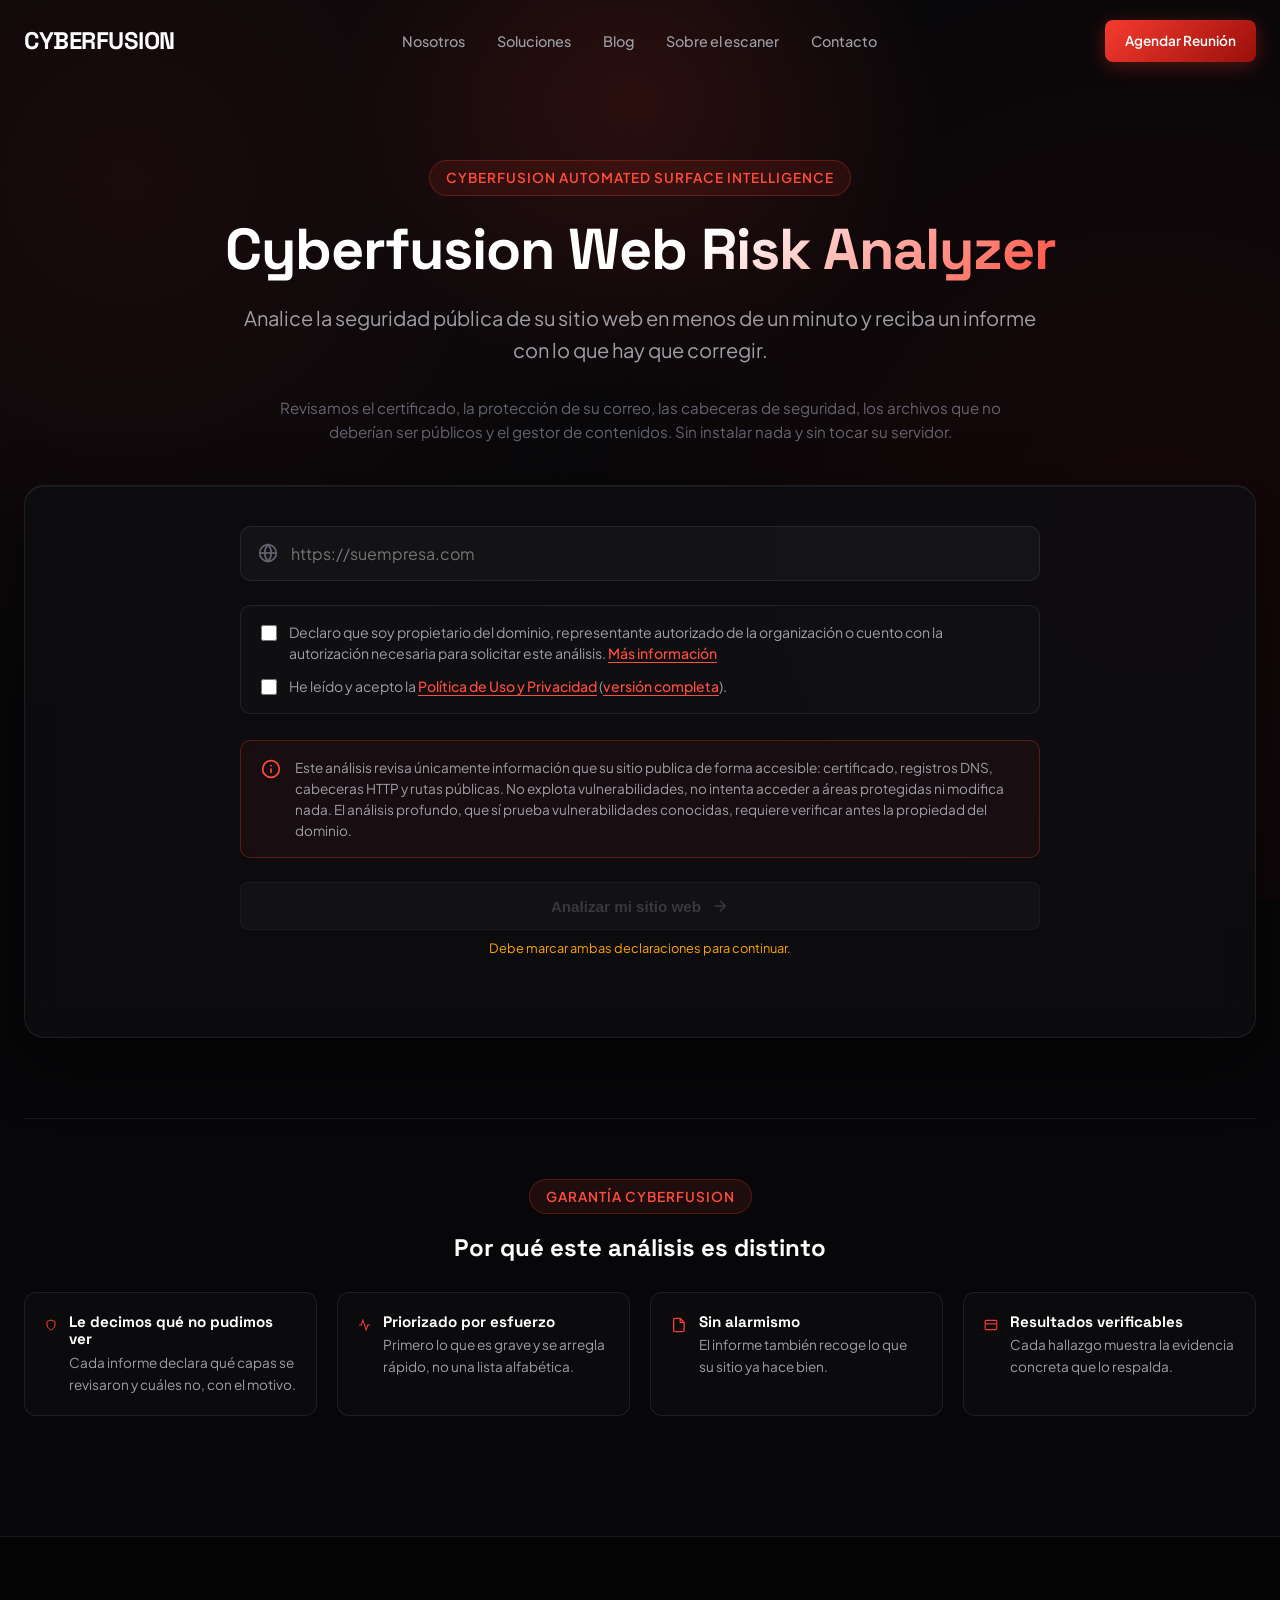
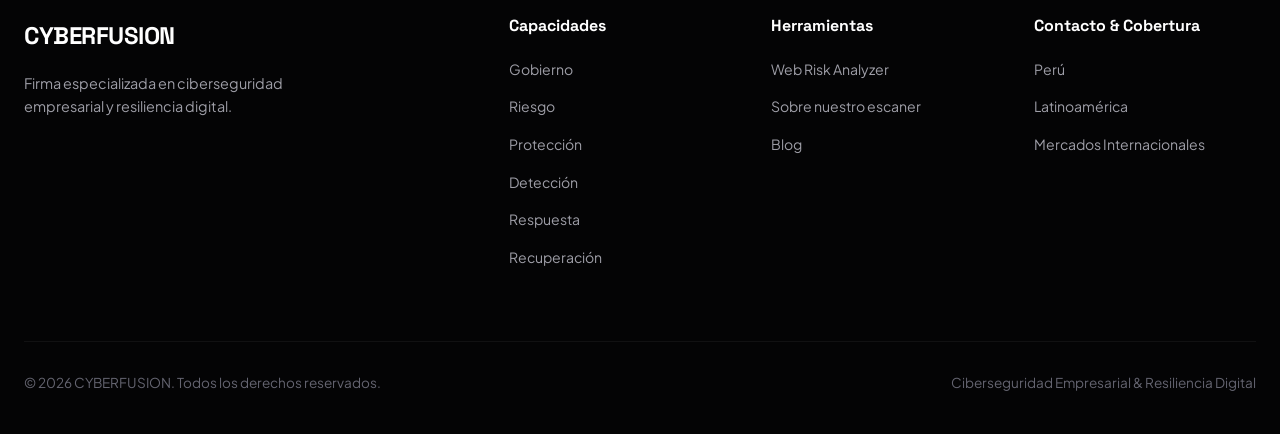
<file: web/analyzer.html>
<!DOCTYPE html>
<html lang="es">
<head>
<meta charset="UTF-8">
<meta name="viewport" content="width=device-width, initial-scale=1.0">
<title>Web Risk Analyzer — Cyberfusion</title>
<meta name="description" content="Analice la seguridad publica de su sitio web y reciba un informe con lo que hay que corregir.">
<link rel="preconnect" href="https://fonts.googleapis.com">
<link rel="preconnect" href="https://fonts.gstatic.com" crossorigin>
<link href="https://fonts.googleapis.com/css2?family=Plus+Jakarta+Sans:wght@300;400;500;600;700;800&family=Space+Grotesk:wght@500;700&display=swap" rel="stylesheet">
<style>
        :root {
            --bg-dark: #070709;
            --bg-card: rgba(18, 18, 22, 0.75);
            --bg-card-hover: rgba(28, 28, 35, 0.85);
            --border-color: rgba(255, 255, 255, 0.08);
            --border-red: rgba(246, 59, 47, 0.3);
            
            --red-primary: #f63b2f;
            --red-bright: #ff4d3d;
            --red-dark: #8b0d08;
            --red-gradient: linear-gradient(135deg, #f63b2f 0%, #990f0a 100%);
            --red-glow: 0 0 30px rgba(246, 59, 47, 0.35);
            
            --text-main: #f0f0f5;
            --text-muted: #9e9ea7;
            --text-dim: #646470;

            --font-main: 'Plus Jakarta Sans', sans-serif;
            --font-heading: 'Space Grotesk', sans-serif;

            --green-glow: rgba(46, 213, 115, 0.2);
            --green-text: #2ed573;
            --amber-text: #ffa502;
        }

        * {
            margin: 0;
            padding: 0;
            box-sizing: border-box;
        }

        html {
            scroll-behavior: smooth;
            background-color: var(--bg-dark);
            color: var(--text-main);
            font-family: var(--font-main);
            line-height: 1.6;
            overflow-x: hidden;
        }

        body {
            position: relative;
            background-color: var(--bg-dark);
            background-image: 
                radial-gradient(circle at 10% 20%, rgba(246, 59, 47, 0.08) 0%, transparent 40%),
                radial-gradient(circle at 90% 60%, rgba(139, 13, 8, 0.12) 0%, transparent 50%);
            background-attachment: fixed;
        }

        /* Container */
        .container {
            max-width: 1280px;
            margin: 0 auto;
            padding: 0 24px;
        }

        /* Ambient Glow Effect */
        .ambient-glow {
            position: absolute;
            width: 600px;
            height: 600px;
            background: radial-gradient(circle, rgba(246, 59, 47, 0.15) 0%, rgba(0,0,0,0) 70%);
            top: -200px;
            left: 50%;
            transform: translateX(-50%);
            pointer-events: none;
            z-index: 0;
        }

        /* Typography */
        h1, h2, h3, h4 {
            font-family: var(--font-heading);
            color: #ffffff;
            font-weight: 700;
            line-height: 1.15;
        }

        .gradient-text {
            background: linear-gradient(135deg, #ffffff 30%, var(--red-bright) 100%);
            -webkit-background-clip: text;
            -webkit-text-fill-color: transparent;
        }

        .section-tag {
            display: inline-flex;
            align-items: center;
            gap: 8px;
            padding: 6px 16px;
            border-radius: 100px;
            background: rgba(246, 59, 47, 0.1);
            border: 1px solid rgba(246, 59, 47, 0.25);
            color: var(--red-bright);
            font-size: 0.85rem;
            font-weight: 600;
            letter-spacing: 1px;
            text-transform: uppercase;
            margin-bottom: 20px;
        }

        /* Buttons */
        .btn {
            display: inline-flex;
            align-items: center;
            justify-content: center;
            gap: 10px;
            padding: 14px 28px;
            border-radius: 8px;
            font-weight: 600;
            font-size: 0.95rem;
            text-decoration: none;
            transition: all 0.3s ease;
            cursor: pointer;
            border: none;
        }

        .btn-primary {
            background: var(--red-gradient);
            color: #ffffff;
            box-shadow: 0 4px 20px rgba(246, 59, 47, 0.3);
        }

        .btn-primary:hover:not(:disabled) {
            transform: translateY(-2px);
            box-shadow: 0 6px 28px rgba(246, 59, 47, 0.5);
            background: linear-gradient(135deg, #ff4d3d 0%, #b3120c 100%);
        }

        .btn-primary:disabled {
            background: rgba(255, 255, 255, 0.05);
            color: var(--text-dim);
            border: 1px solid var(--border-color);
            box-shadow: none;
            cursor: not-allowed;
            opacity: 0.5;
            transform: none !important;
        }

        .btn-secondary {
            background: rgba(255, 255, 255, 0.05);
            color: var(--text-main);
            border: 1px solid var(--border-color);
            backdrop-filter: blur(10px);
        }

        .btn-secondary:hover {
            background: rgba(255, 255, 255, 0.1);
            border-color: rgba(255, 255, 255, 0.2);
            color: #ffffff;
            transform: translateY(-2px);
        }

        .btn-outline {
            background: transparent;
            color: var(--text-muted);
            border: 1px dashed var(--border-color);
            padding: 10px 18px;
            font-size: 0.85rem;
        }

        .btn-outline:hover {
            border-color: var(--red-bright);
            color: #fff;
        }

        /* Navbar */
        .navbar {
            position: fixed;
            top: 0;
            left: 0;
            width: 100%;
            z-index: 1000;
            padding: 20px 0;
            transition: all 0.3s ease;
        }

        .navbar.scrolled {
            padding: 14px 0;
            background: rgba(7, 7, 9, 0.85);
            backdrop-filter: blur(16px);
            border-bottom: 1px solid var(--border-color);
        }

        .nav-container {
            display: flex;
            align-items: center;
            justify-content: space-between;
        }

        .logo {
            display: flex;
            align-items: center;
            gap: 10px;
            font-family: var(--font-heading);
            font-size: 1.5rem;
            font-weight: 700;
            color: #fff;
            text-decoration: none;
            letter-spacing: -0.5px;
        }

        .logo-icon {
            width: 32px;
            height: 32px;
            background: var(--red-gradient);
            border-radius: 6px;
            display: flex;
            align-items: center;
            justify-content: center;
            box-shadow: var(--red-glow);
        }

        .nav-links {
            display: flex;
            gap: 32px;
            list-style: none;
        }

        .nav-links a {
            color: var(--text-muted);
            text-decoration: none;
            font-size: 0.9rem;
            font-weight: 500;
            transition: color 0.3s ease;
        }

        .nav-links a:hover {
            color: #ffffff;
        }

        .mobile-toggle {
            display: none;
            background: none;
            border: none;
            color: #fff;
            font-size: 1.5rem;
            cursor: pointer;
        }

        /* HERO SECTION */
        .hero {
            position: relative;
            padding: 160px 0 60px;
            text-align: center;
        }

        .hero-title {
            font-size: clamp(2.3rem, 4.5vw, 3.8rem);
            max-width: 950px;
            margin: 0 auto 20px;
            letter-spacing: -1px;
        }

        .hero-subtitle {
            font-size: clamp(1.05rem, 1.8vw, 1.25rem);
            color: var(--text-muted);
            max-width: 820px;
            margin: 0 auto 30px;
            font-weight: 400;
        }

        .hero-description {
            font-size: 0.95rem;
            color: var(--text-dim);
            max-width: 750px;
            margin: 0 auto 40px;
            line-height: 1.6;
        }

        /* SAAS APP CONTAINER */
        .app-container {
            background: rgba(13, 13, 17, 0.85);
            border: 1px solid var(--border-color);
            border-radius: 20px;
            padding: 40px;
            box-shadow: 0 20px 60px rgba(0,0,0,0.6), inset 0 1px 0 rgba(255,255,255,0.05);
            backdrop-filter: blur(20px);
            margin-bottom: 80px;
            position: relative;
        }

        /* INPUT BOX */
        .input-group {
            display: flex;
            flex-direction: column;
            gap: 16px;
            max-width: 800px;
            margin: 0 auto;
        }

        .url-input-wrapper {
            display: flex;
            gap: 12px;
            position: relative;
        }

        .input-icon {
            position: absolute;
            left: 18px;
            top: 50%;
            transform: translateY(-50%);
            color: var(--text-dim);
        }

        .app-input {
            width: 100%;
            background: rgba(255, 255, 255, 0.03);
            border: 1px solid var(--border-color);
            border-radius: 10px;
            padding: 16px 16px 16px 50px;
            color: #fff;
            font-size: 1rem;
            font-family: var(--font-main);
            transition: all 0.3s ease;
            outline: none;
        }

        .app-input:focus {
            border-color: var(--red-bright);
            box-shadow: 0 0 15px rgba(246, 59, 47, 0.2);
            background: rgba(255, 255, 255, 0.05);
        }

        .extra-domain-item {
            display: flex;
            gap: 10px;
            align-items: center;
            animation: fadeIn 0.3s ease-in-out;
        }

        /* REQUISITOS LEGALES & PRIVACIDAD CSS */
        .legal-consent-container {
            display: flex;
            flex-direction: column;
            gap: 12px;
            text-align: left;
            margin-top: 8px;
            padding: 16px 20px;
            background: rgba(255, 255, 255, 0.015);
            border: 1px solid var(--border-color);
            border-radius: 10px;
        }

        .legal-checkbox-label {
            display: flex;
            align-items: flex-start;
            gap: 12px;
            font-size: 0.88rem;
            color: var(--text-muted);
            cursor: pointer;
            line-height: 1.5;
            user-select: none;
        }

        .legal-checkbox-label input[type="checkbox"] {
            margin-top: 3px;
            accent-color: var(--red-primary);
            width: 16px;
            height: 16px;
            cursor: pointer;
            flex-shrink: 0;
        }

        .legal-link {
            color: var(--red-bright);
            text-decoration: underline;
            text-underline-offset: 3px;
            cursor: pointer;
            font-weight: 500;
            transition: color 0.2s ease;
        }

        .legal-link:hover {
            color: #ffffff;
        }

        /* CAJA INFORMATIVA DE ALCANCE */
        .info-notice-box {
            display: flex;
            align-items: flex-start;
            gap: 14px;
            background: rgba(246, 59, 47, 0.05);
            border: 1px solid var(--border-red);
            border-radius: 10px;
            padding: 16px 20px;
            text-align: left;
            margin-top: 10px;
            backdrop-filter: blur(10px);
        }

        .info-notice-box svg {
            color: var(--red-bright);
            flex-shrink: 0;
            margin-top: 2px;
        }

        .info-notice-text {
            font-size: 0.85rem;
            color: var(--text-muted);
            line-height: 1.55;
        }

        .action-button-wrapper {
            display: flex;
            flex-direction: column;
            gap: 8px;
            width: 100%;
            margin-top: 8px;
        }

        .btn-validation-hint {
            font-size: 0.8rem;
            color: var(--amber-text);
            text-align: center;
            transition: opacity 0.3s ease;
        }

        /* MODALES PREMIUM DE LEGALIDAD */
        .modal-overlay {
            position: fixed;
            top: 0;
            left: 0;
            width: 100vw;
            height: 100vh;
            background: rgba(5, 5, 7, 0.85);
            backdrop-filter: blur(16px);
            z-index: 2000;
            display: flex;
            align-items: center;
            justify-content: center;
            opacity: 0;
            pointer-events: none;
            transition: opacity 0.3s ease;
            padding: 20px;
        }

        .modal-overlay.active {
            opacity: 1;
            pointer-events: auto;
        }

        .modal-container {
            background: #0d0d11;
            border: 1px solid var(--border-color);
            border-radius: 20px;
            max-width: 680px;
            width: 100%;
            max-height: 85vh;
            display: flex;
            flex-direction: column;
            box-shadow: 0 25px 50px -12px rgba(0, 0, 0, 0.8), 0 0 30px rgba(246, 59, 47, 0.15);
            transform: scale(0.95) translateY(10px);
            transition: transform 0.3s ease;
            overflow: hidden;
        }

        .modal-overlay.active .modal-container {
            transform: scale(1) translateY(0);
        }

        .modal-header {
            padding: 24px 30px;
            border-bottom: 1px solid var(--border-color);
            display: flex;
            align-items: center;
            justify-content: space-between;
            background: rgba(255, 255, 255, 0.01);
        }

        .modal-title {
            font-size: 1.35rem;
            color: #fff;
            display: flex;
            align-items: center;
            gap: 10px;
        }

        .modal-close-btn {
            background: transparent;
            border: none;
            color: var(--text-muted);
            font-size: 1.5rem;
            cursor: pointer;
            display: flex;
            align-items: center;
            justify-content: center;
            width: 36px;
            height: 36px;
            border-radius: 50%;
            transition: all 0.2s ease;
        }

        .modal-close-btn:hover {
            background: rgba(255, 255, 255, 0.1);
            color: #fff;
        }

        .modal-body {
            padding: 30px;
            overflow-y: auto;
            color: var(--text-muted);
            font-size: 0.92rem;
            line-height: 1.7;
            display: flex;
            flex-direction: column;
            gap: 20px;
        }

        .modal-body::-webkit-scrollbar {
            width: 6px;
        }

        .modal-body::-webkit-scrollbar-track {
            background: rgba(255, 255, 255, 0.02);
        }

        .modal-body::-webkit-scrollbar-thumb {
            background: rgba(255, 255, 255, 0.15);
            border-radius: 4px;
        }

        .modal-section-title {
            font-size: 1.05rem;
            color: #fff;
            font-family: var(--font-heading);
            margin-bottom: 8px;
            display: flex;
            align-items: center;
            gap: 8px;
        }

        .modal-list {
            list-style: none;
            margin-left: 0;
            display: flex;
            flex-direction: column;
            gap: 8px;
        }

        .modal-list li {
            position: relative;
            padding-left: 20px;
        }

        .modal-list li::before {
            content: "•";
            position: absolute;
            left: 4px;
            color: var(--red-bright);
            font-weight: bold;
        }

        .modal-footer {
            padding: 20px 30px;
            border-top: 1px solid var(--border-color);
            display: flex;
            justify-content: flex-end;
            background: rgba(255, 255, 255, 0.01);
        }

        @keyframes fadeIn {
            from { opacity: 0; transform: translateY(-10px); }
            to { opacity: 1; transform: translateY(0); }
        }

        /* SIMULATION LOADER */
        .loader-box {
            display: none;
            padding: 50px 20px;
            text-align: center;
        }

        .progress-bar-bg {
            width: 100%;
            max-width: 600px;
            height: 6px;
            background: rgba(255, 255, 255, 0.08);
            border-radius: 10px;
            margin: 24px auto;
            overflow: hidden;
            position: relative;
        }

        .progress-bar-fill {
            width: 0%;
            height: 100%;
            background: var(--red-gradient);
            box-shadow: var(--red-glow);
            transition: width 0.2s ease;
        }

        .loader-status {
            font-family: var(--font-heading);
            font-size: 1.1rem;
            color: var(--red-bright);
            letter-spacing: 0.5px;
            min-height: 30px;
        }

        .scanner-log {
            font-family: monospace;
            font-size: 0.85rem;
            color: var(--text-dim);
            margin-top: 10px;
        }

        /* DASHBOARD RESULTS */
        .dashboard {
            display: none;
            animation: fadeIn 0.5s ease-in-out;
        }

        .dashboard-header {
            display: flex;
            justify-content: space-between;
            align-items: center;
            border-bottom: 1px solid var(--border-color);
            padding-bottom: 20px;
            margin-bottom: 30px;
            flex-wrap: wrap;
            gap: 16px;
        }

        .dashboard-grid {
            display: grid;
            grid-template-columns: repeat(auto-fit, minmax(220px, 1fr));
            gap: 20px;
            margin-bottom: 40px;
        }

        .dash-card {
            background: rgba(255, 255, 255, 0.02);
            border: 1px solid var(--border-color);
            border-radius: 12px;
            padding: 20px;
            position: relative;
        }

        .dash-label {
            font-size: 0.8rem;
            text-transform: uppercase;
            letter-spacing: 1px;
            color: var(--text-muted);
            margin-bottom: 8px;
        }

        .dash-value {
            font-size: 1.4rem;
            font-weight: 700;
            color: #fff;
            font-family: var(--font-heading);
        }

        .badge-complexity {
            display: inline-block;
            padding: 4px 12px;
            border-radius: 50px;
            font-size: 0.85rem;
            font-weight: 600;
            text-transform: uppercase;
        }

        .complexity-Baja { background: rgba(46, 213, 115, 0.15); color: var(--green-text); border: 1px solid rgba(46, 213, 115, 0.3); }
        .complexity-Media { background: rgba(255, 165, 0, 0.15); color: var(--amber-text); border: 1px solid rgba(255, 165, 0, 0.3); }
        .complexity-Alta, .complexity-Avanzada { background: rgba(246, 59, 47, 0.15); color: var(--red-bright); border: 1px solid rgba(246, 59, 47, 0.3); }

        /* COMMERCIAL CARDS */
        .options-grid {
            display: grid;
            grid-template-columns: repeat(auto-fit, minmax(320px, 1fr));
            gap: 24px;
            margin-bottom: 50px;
        }

        .pricing-card {
            background: var(--bg-card);
            border: 1px solid var(--border-color);
            border-radius: 16px;
            padding: 32px;
            position: relative;
            display: flex;
            flex-direction: column;
            justify-content: space-between;
            transition: all 0.3s ease;
        }

        .pricing-card.featured {
            border-color: var(--red-bright);
            box-shadow: var(--red-glow);
            background: linear-gradient(180deg, rgba(246, 59, 47, 0.05) 0%, var(--bg-card) 100%);
        }

        .pricing-card:hover {
            transform: translateY(-4px);
        }

        .pricing-badge {
            position: absolute;
            top: -12px;
            right: 24px;
            background: var(--red-gradient);
            color: #fff;
            font-size: 0.75rem;
            font-weight: 700;
            padding: 4px 12px;
            border-radius: 20px;
            text-transform: uppercase;
            letter-spacing: 0.5px;
        }

        .price-val {
            font-family: var(--font-heading);
            font-size: 2.8rem;
            font-weight: 700;
            color: #fff;
            margin: 16px 0;
        }

        .price-features {
            list-style: none;
            margin: 20px 0 30px;
        }

        .price-features li {
            font-size: 0.9rem;
            color: var(--text-muted);
            margin-bottom: 12px;
            display: flex;
            align-items: center;
            gap: 10px;
        }

        /* CART & CHECKOUT SECTION */
        .checkout-section {
            display: none;
            border-top: 1px solid var(--border-color);
            padding-top: 40px;
            margin-top: 40px;
            animation: fadeIn 0.4s ease-in-out;
        }

        .checkout-grid {
            display: grid;
            grid-template-columns: 1fr 1.2fr;
            gap: 40px;
        }

        .cart-summary-box {
            background: rgba(255, 255, 255, 0.02);
            border: 1px solid var(--border-color);
            border-radius: 12px;
            padding: 24px;
        }

        .cart-row {
            display: flex;
            justify-content: space-between;
            padding: 12px 0;
            border-bottom: 1px solid rgba(255, 255, 255, 0.05);
            font-size: 0.9rem;
            color: var(--text-muted);
        }

        .cart-total {
            display: flex;
            justify-content: space-between;
            padding: 16px 0 0;
            font-size: 1.2rem;
            font-weight: 700;
            color: #fff;
            font-family: var(--font-heading);
        }

        .form-grid {
            display: grid;
            grid-template-columns: 1fr 1fr;
            gap: 16px;
        }

        .form-group {
            display: flex;
            flex-direction: column;
            gap: 6px;
        }

        .form-group.full-width {
            grid-column: span 2;
        }

        .form-group label {
            font-size: 0.85rem;
            color: var(--text-muted);
            font-weight: 500;
        }

        .form-control {
            background: rgba(255, 255, 255, 0.04);
            border: 1px solid var(--border-color);
            border-radius: 8px;
            padding: 12px;
            color: #fff;
            font-family: var(--font-main);
            outline: none;
        }

        .form-control:focus {
            border-color: var(--red-bright);
        }

        /* PAYMENT METHODS */
        .payment-methods-box {
            margin-top: 24px;
            padding: 20px;
            background: rgba(255, 255, 255, 0.02);
            border: 1px solid var(--border-color);
            border-radius: 12px;
            text-align: center;
        }

        .pay-badges {
            display: flex;
            justify-content: center;
            gap: 16px;
            flex-wrap: wrap;
            margin: 14px 0;
        }

        .pay-badge {
            background: rgba(255, 255, 255, 0.05);
            border: 1px solid var(--border-color);
            padding: 6px 14px;
            border-radius: 6px;
            font-size: 0.8rem;
            font-weight: 600;
            color: #fff;
        }

        /* TRUST SECTION */
        .trust-section {
            padding: 60px 0;
            border-top: 1px solid var(--border-color);
            margin-top: 60px;
        }

        .trust-grid {
            display: grid;
            grid-template-columns: repeat(auto-fit, minmax(280px, 1fr));
            gap: 20px;
            margin-top: 30px;
        }

        .trust-item {
            display: flex;
            align-items: flex-start;
            gap: 12px;
            background: rgba(255, 255, 255, 0.02);
            border: 1px solid var(--border-color);
            padding: 20px;
            border-radius: 12px;
        }

        /* SUCCESS SCREEN */
        .success-box {
            display: none;
            text-align: center;
            padding: 60px 20px;
            animation: fadeIn 0.5s ease-in-out;
        }

        .success-icon {
            width: 80px;
            height: 80px;
            background: rgba(46, 213, 115, 0.1);
            border: 2px solid var(--green-text);
            border-radius: 50%;
            display: flex;
            align-items: center;
            justify-content: center;
            margin: 0 auto 24px;
            color: var(--green-text);
        }

        /* FOOTER */
        footer {
            background: #040405;
            border-top: 1px solid var(--border-color);
            padding: 80px 0 40px;
        }

        .footer-grid {
            display: grid;
            grid-template-columns: 2fr repeat(3, 1fr);
            gap: 40px;
            margin-bottom: 60px;
        }

        .footer-brand p {
            color: var(--text-muted);
            font-size: 0.9rem;
            margin-top: 16px;
            max-width: 300px;
        }

        .footer-col h4 {
            font-size: 1rem;
            margin-bottom: 20px;
            color: #ffffff;
        }

        .footer-col ul {
            list-style: none;
        }

        .footer-col ul li {
            margin-bottom: 12px;
        }

        .footer-col ul li a {
            color: var(--text-muted);
            text-decoration: none;
            font-size: 0.88rem;
            transition: color 0.3s ease;
        }

        .footer-col ul li a:hover {
            color: var(--red-bright);
        }

        .footer-bottom {
            padding-top: 30px;
            border-top: 1px solid rgba(255, 255, 255, 0.05);
            display: flex;
            justify-content: space-between;
            align-items: center;
            color: var(--text-dim);
            font-size: 0.85rem;
        }

        @media (max-width: 992px) {
            .checkout-grid, .footer-grid { grid-template-columns: 1fr; }
            .nav-links { display: none; }
            .mobile-toggle { display: block; }
            .mobile-menu-active .nav-links {
                display: flex; flex-direction: column; position: absolute;
                top: 100%; left: 0; width: 100%; background: rgba(7, 7, 9, 0.95);
                backdrop-filter: blur(20px); padding: 20px; border-bottom: 1px solid var(--border-color);
            }
            .form-grid { grid-template-columns: 1fr; }
            .form-group.full-width { grid-column: span 1; }
        }
    </style>
</head>
<body>
<div class="ambient-glow"></div>
<!-- NAVBAR -->
    <nav class="navbar" id="navbar">
        <div class="container nav-container">
            <a href="https://cyberfusion.pe" class="logo">
                <img src="https://cyberfusion.pe/wp-content/uploads/2024/11/Logo-Cyberfusion-2.png" alt="Cyberfusion Technologies"
                     style="height:34px;width:auto;display:block"
                     onerror="this.replaceWith(Object.assign(document.createElement('span'),{textContent:'CYBERFUSION'}))">
            </a>
            <button class="mobile-toggle" id="menuToggle">☰</button>
            <ul class="nav-links">
                <li><a href="https://cyberfusion.pe/nosotros">Nosotros</a></li>
                <li><a href="https://cyberfusion.pe/soluciones">Soluciones</a></li>
                <li><a href="https://cyberfusion.pe/blog">Blog</a></li>
                <li><a href="https://cyberfusion.pe/scanner">Sobre el escaner</a></li>
                <li><a href="https://cyberfusion.pe/contacto">Contacto</a></li>
            </ul>
            <a href="https://cyberfusion.pe/contacto" class="btn btn-primary" style="padding: 10px 20px; font-size: 0.85rem;">Agendar Reunión</a>
        </div>
    </nav>

    
<style>
/* --- Añadidos para datos reales --- */
.grade-hero{display:flex;align-items:center;gap:28px;flex-wrap:wrap;
  background:rgba(255,255,255,.02);border:1px solid var(--border-color);
  border-left:4px solid var(--red-primary);border-radius:14px;padding:26px 30px;
  margin-bottom:28px;text-align:left}
.grade-hero .g{font-family:var(--font-heading);font-size:64px;font-weight:700;
  line-height:.9;color:var(--red-primary)}
.grade-hero .g.b-A,.grade-hero .g.b-B{color:var(--green-text)}
.grade-hero .g.b-C{color:var(--amber-text)}
.grade-hero .m{flex:1;min-width:240px}
.grade-hero h3{font-size:1.35rem}
.grade-hero p{color:var(--text-muted);font-size:.9rem;margin-top:6px}

.f-row{display:flex;gap:16px;padding:15px 0;border-bottom:1px solid var(--border-color);
  text-align:left;align-items:flex-start}
.f-sev{flex:0 0 80px;font:600 .7rem var(--font-heading);letter-spacing:.08em;
  text-transform:uppercase;padding-top:4px}
.f-sev.critical{color:#ff5b4e}.f-sev.high{color:var(--red-primary)}
.f-sev.medium{color:var(--amber-text)}.f-sev.low,.f-sev.info{color:var(--text-dim)}
.f-sev.ok{color:var(--green-text)}
.f-b{flex:1}.f-b b{font-weight:600;font-size:.98rem;color:#fff}
.f-b span{display:block;color:var(--text-dim);font-size:.8rem;margin-top:3px}

.cov-t{width:100%;border-collapse:collapse;font-size:.88rem;text-align:left}
.cov-t td{padding:13px 12px 13px 0;border-bottom:1px solid var(--border-color);
  vertical-align:top;color:var(--text-muted)}
.cov-t td:first-child{color:#fff;font-weight:500;width:32%}
.s-ok{color:var(--green-text)}.s-partial{color:var(--amber-text)}
.s-undetermined,.s-error{color:var(--text-dim)}
.why{font-size:.8rem;color:var(--text-dim)}

.gate-box{background:linear-gradient(180deg,rgba(246,59,47,.06) 0%,rgba(255,255,255,.02) 100%);
  border:1px solid var(--border-red);border-radius:16px;padding:32px;
  margin:36px 0;text-align:left}
.gate-box h3{font-size:1.3rem}
.gate-box>p{color:var(--text-muted);font-size:.92rem;margin-top:8px;max-width:60ch}
.gate-box ul{list-style:none;margin:18px 0 24px}
.gate-box li{color:var(--text-muted);font-size:.88rem;margin:8px 0;
  display:flex;gap:10px;align-items:flex-start}
.gate-form{display:grid;grid-template-columns:1fr 1fr;gap:12px}
@media(max-width:760px){.gate-form{grid-template-columns:1fr}}
.err-msg{color:var(--red-bright);font-size:.85rem;min-height:20px;margin-top:10px}
.scan-meta{color:var(--text-dim);font-size:.8rem;margin-top:20px;text-align:left}
</style>

<section class="hero">
  <div class="container">
    <div class="section-tag">Cyberfusion Automated Surface Intelligence</div>
    <h1 class="hero-title">Cyberfusion <span class="gradient-text">Web Risk Analyzer</span></h1>
    <p class="hero-subtitle">Analice la seguridad pública de su sitio web en menos de un minuto
      y reciba un informe con lo que hay que corregir.</p>
    <p class="hero-description">
      Revisamos el certificado, la protección de su correo, las cabeceras de seguridad,
      los archivos que no deberían ser públicos y el gestor de contenidos. Sin instalar nada
      y sin tocar su servidor.
    </p>

    <div class="app-container">

      <div id="intake">
        <div class="input-group">
          <div class="url-input-wrapper">
            <svg class="input-icon" width="20" height="20" viewBox="0 0 24 24" fill="none"
                 stroke="currentColor" stroke-width="2"><circle cx="12" cy="12" r="10"/>
                 <line x1="2" y1="12" x2="22" y2="12"/>
                 <path d="M12 2a15.3 15.3 0 0 1 4 10 15.3 15.3 0 0 1-4 10 15.3 15.3 0 0 1-4-10 15.3 15.3 0 0 1 4-10z"/></svg>
            <input type="url" id="mainUrl" class="app-input" placeholder="https://suempresa.com"
                   autocomplete="url" aria-label="Dirección de su sitio web">
          </div>

          <div class="legal-consent-container">
            <label class="legal-checkbox-label">
              <input type="checkbox" id="authCheck">
              <span>Declaro que soy propietario del dominio, representante autorizado de la
                organización o cuento con la autorización necesaria para solicitar este análisis.
                <span class="legal-link" onclick="openModal('authModal')">Más información</span></span>
            </label>
            <label class="legal-checkbox-label">
              <input type="checkbox" id="policyCheck">
              <span>He leído y acepto la
                <span class="legal-link" onclick="openModal('policyModal')">Política de Uso y Privacidad</span> (<a href="https://cyberfusion.pe/politica-de-privacidad" target="_blank" rel="noopener" class="legal-link">versión completa</a>).</span>
            </label>
          </div>

          <div class="info-notice-box">
            <svg width="20" height="20" viewBox="0 0 24 24" fill="none" stroke="currentColor"
                 stroke-width="2" stroke-linecap="round"><circle cx="12" cy="12" r="10"/>
                 <line x1="12" y1="16" x2="12" y2="12"/><line x1="12" y1="8" x2="12.01" y2="8"/></svg>
            <div class="info-notice-text">
              Este análisis revisa únicamente información que su sitio publica de forma accesible:
              certificado, registros DNS, cabeceras HTTP y rutas públicas. No explota
              vulnerabilidades, no intenta acceder a áreas protegidas ni modifica nada.
              El análisis profundo, que sí prueba vulnerabilidades conocidas, requiere verificar
              antes la propiedad del dominio.
            </div>
          </div>

          <div id="captchaBox" style="display:none;margin-top:4px"></div>

          <div class="action-button-wrapper">
            <button class="btn btn-primary" id="analyzeBtn" disabled style="width:100%">
              Analizar mi sitio web
              <svg width="18" height="18" viewBox="0 0 24 24" fill="none" stroke="currentColor"
                   stroke-width="2"><path d="M5 12h14M12 5l7 7-7 7"/></svg>
            </button>
            <span class="btn-validation-hint" id="validationHint">
              Debe marcar ambas declaraciones para continuar.</span>
            <div class="err-msg" id="err" role="alert"></div>
          </div>
        </div>
      </div>

      <div id="loader" class="loader-box">
        <div class="loader-status" id="loaderStatus">Iniciando análisis…</div>
        <div class="progress-bar-bg"><div class="progress-bar-fill" id="progressFill"></div></div>
        <div class="scanner-log" id="scannerLog">Resolviendo el dominio…</div>
      </div>

      <div id="dashboard" class="dashboard"></div>

      <div id="successScreen" class="success-box">
        <div class="success-icon">
          <svg width="40" height="40" viewBox="0 0 24 24" fill="none" stroke="currentColor"
               stroke-width="3"><polyline points="20 6 9 17 4 12"/></svg>
        </div>
        <h2 style="font-size:2rem;margin-bottom:12px">Su informe está listo</h2>
        <p style="color:var(--text-muted);max-width:560px;margin:0 auto 26px"
           id="successMsg">Guárdelo: le servirá para comparar cuando vuelva a
          analizar su sitio.</p>
        <p id="dlWrap"></p>
        <button class="btn btn-secondary" style="margin-top:24px" onclick="resetAll()">
          Analizar otro sitio</button>
      </div>

    </div>

    <div class="trust-section">
      <div class="section-tag">Garantía Cyberfusion</div>
      <h2>Por qué este análisis es distinto</h2>
      <div class="trust-grid">
        <div class="trust-item">
          <svg width="24" height="24" viewBox="0 0 24 24" fill="none" stroke="#f63b2f" stroke-width="2"><path d="M12 22s8-4 8-10V5l-8-3-8 3v7c0 6 8 10 8 10z"/></svg>
          <div style="text-align:left"><h4 style="font-size:.95rem;margin-bottom:4px">Le decimos qué no pudimos ver</h4>
          <p style="font-size:.85rem;color:var(--text-muted)">Cada informe declara qué capas se revisaron y cuáles no, con el motivo.</p></div>
        </div>
        <div class="trust-item">
          <svg width="24" height="24" viewBox="0 0 24 24" fill="none" stroke="#f63b2f" stroke-width="2"><path d="M22 12h-4l-3 9L9 3l-3 9H2"/></svg>
          <div style="text-align:left"><h4 style="font-size:.95rem;margin-bottom:4px">Priorizado por esfuerzo</h4>
          <p style="font-size:.85rem;color:var(--text-muted)">Primero lo que es grave y se arregla rápido, no una lista alfabética.</p></div>
        </div>
        <div class="trust-item">
          <svg width="24" height="24" viewBox="0 0 24 24" fill="none" stroke="#f63b2f" stroke-width="2"><path d="M14 2H6a2 2 0 0 0-2 2v16a2 2 0 0 0 2 2h12a2 2 0 0 0 2-2V8z"/><polyline points="14 2 14 8 20 8"/></svg>
          <div style="text-align:left"><h4 style="font-size:.95rem;margin-bottom:4px">Sin alarmismo</h4>
          <p style="font-size:.85rem;color:var(--text-muted)">El informe también recoge lo que su sitio ya hace bien.</p></div>
        </div>
        <div class="trust-item">
          <svg width="24" height="24" viewBox="0 0 24 24" fill="none" stroke="#f63b2f" stroke-width="2"><rect x="2" y="4" width="20" height="16" rx="2"/><line x1="2" y1="10" x2="22" y2="10"/></svg>
          <div style="text-align:left"><h4 style="font-size:.95rem;margin-bottom:4px">Resultados verificables</h4>
          <p style="font-size:.85rem;color:var(--text-muted)">Cada hallazgo muestra la evidencia concreta que lo respalda.</p></div>
        </div>
      </div>
    </div>

  </div>
</section>
<!-- FOOTER PREMIUM -->
    <footer>
        <div class="container">
            <div class="footer-grid">
                <div class="footer-brand">
                    <a href="https://cyberfusion.pe" class="logo">
                <img src="https://cyberfusion.pe/wp-content/uploads/2024/11/Logo-Cyberfusion-2.png" alt="Cyberfusion Technologies"
                     style="height:40px;width:auto;display:block"
                     onerror="this.replaceWith(Object.assign(document.createElement('span'),{textContent:'CYBERFUSION'}))">
            </a>
                    <p>Firma especializada en ciberseguridad empresarial y resiliencia digital.</p>
                </div>

                <div class="footer-col">
                    <h4>Capacidades</h4>
                    <ul>
                        <li><a href="https://cyberfusion.pe/soluciones">Gobierno</a></li>
                        <li><a href="https://cyberfusion.pe/soluciones">Riesgo</a></li>
                        <li><a href="https://cyberfusion.pe/soluciones">Protección</a></li>
                        <li><a href="https://cyberfusion.pe/soluciones">Detección</a></li>
                        <li><a href="https://cyberfusion.pe/soluciones">Respuesta</a></li>
                        <li><a href="https://cyberfusion.pe/soluciones">Recuperación</a></li>
                    </ul>
                </div>

                <div class="footer-col">
                    <h4>Herramientas</h4>
                    <ul>
                        <li><a href="https://cyberfusion.pe/analyzer">Web Risk Analyzer</a></li>
                        <li><a href="https://cyberfusion.pe/scanner">Sobre nuestro escaner</a></li>
                        <li><a href="https://cyberfusion.pe/blog">Blog</a></li>
                    </ul>
                </div>

                <div class="footer-col">
                    <h4>Contacto & Cobertura</h4>
                    <ul>
                        <li><a href="https://cyberfusion.pe/contacto">Perú</a></li>
                        <li><a href="https://cyberfusion.pe/contacto">Latinoamérica</a></li>
                        <li><a href="https://cyberfusion.pe/contacto">Mercados Internacionales</a></li>
                    </ul>
                </div>
            </div>

            <div class="footer-bottom">
                <div>&copy; 2026 CYBERFUSION. Todos los derechos reservados.</div>
                <div>Ciberseguridad Empresarial & Resiliencia Digital</div>
            </div>
        </div>
    </footer>

    <div class="modal-overlay" id="authModal" onclick="overlayClick(event,'authModal')">
  <div class="modal-container">
    <div class="modal-header">
      <div class="modal-title">
        <svg width="20" height="20" viewBox="0 0 24 24" fill="none" stroke="var(--red-bright)" stroke-width="2.5"><path d="M12 22s8-4 8-10V5l-8-3-8 3v7c0 6 8 10 8 10z"/></svg>
        Declaración de Autorización</div>
      <button class="modal-close-btn" onclick="closeModal('authModal')">&times;</button>
    </div>
    <div class="modal-body">
      <p>Al utilizar esta herramienta usted declara y garantiza que:</p>
      <ul class="modal-list">
        <li>Es propietario del sitio web analizado; o</li>
        <li>Es representante autorizado de la organización propietaria; o</li>
        <li>Cuenta con autorización expresa para solicitar el análisis.</li>
      </ul>
      <p>Cyberfusion podrá suspender, limitar o rechazar solicitudes respecto de dominios sobre los cuales existan dudas razonables de autorización, y mantiene un registro de cada solicitud con su dirección IP y el dominio analizado.</p>
      <p>El análisis gratuito se limita a información pública y no requiere permiso técnico adicional. El análisis profundo, que prueba vulnerabilidades conocidas contra el sitio, exige verificar previamente la propiedad del dominio mediante un registro DNS o un archivo en su servidor.</p>
    </div>
    <div class="modal-footer"><button class="btn btn-primary" onclick="closeModal('authModal')">Entendido</button></div>
  </div>
</div>

<div class="modal-overlay" id="policyModal" onclick="overlayClick(event,'policyModal')">
  <div class="modal-container">
    <div class="modal-header">
      <div class="modal-title">
        <svg width="20" height="20" viewBox="0 0 24 24" fill="none" stroke="var(--red-bright)" stroke-width="2.5"><rect x="3" y="11" width="18" height="11" rx="2"/><path d="M7 11V7a5 5 0 0 1 10 0v4"/></svg>
        Política de Uso y Privacidad</div>
      <button class="modal-close-btn" onclick="closeModal('policyModal')">&times;</button>
    </div>
    <div class="modal-body">
      <div>
        <div class="modal-section-title">Qué hace el análisis</div>
        <p>El análisis gratuito consulta información que su sitio ya publica de forma accesible para cualquier visitante:</p>
        <ul class="modal-list">
          <li>Certificado TLS: validez, vigencia y protocolo negociado.</li>
          <li>Registros DNS públicos: SPF, DMARC, CAA y DNSSEC.</li>
          <li>Cabeceras HTTP de seguridad que su servidor envía.</li>
          <li>Rutas comunes que no deberían ser públicas, como copias de configuración.</li>
          <li>Gestor de contenidos y versiones que el propio sitio declara.</li>
        </ul>
      </div>
      <hr style="border:none;border-top:1px solid var(--border-color);margin:8px 0">
      <div>
        <div class="modal-section-title">Qué NO hace</div>
        <ul class="modal-list">
          <li>No explota vulnerabilidades ni intenta obtener acceso.</li>
          <li>No realiza ataques de fuerza bruta ni prueba credenciales.</li>
          <li>No modifica, elimina ni altera información de su sitio.</li>
          <li>No accede a áreas protegidas por autenticación.</li>
          <li>No degrada el rendimiento: las peticiones están limitadas en volumen.</li>
        </ul>
        <p style="margin-top:8px">Nuestro escáner se identifica en sus registros como
          <code style="color:var(--red-bright)">CyberfusionScanner/1.0</code> y puede bloquearlo
          en cualquier momento. Detalles en <a href="https://cyberfusion.pe/scanner" class="legal-link">cyberfusion.pe/scanner</a>.</p>
      </div>
      <hr style="border:none;border-top:1px solid var(--border-color);margin:8px 0">
      <div>
        <div class="modal-section-title">Sus datos</div>
        <p>Para entregarle el informe recogemos su nombre, correo electrónico, teléfono y empresa. Los usamos para enviarle ese informe, avisos sobre la seguridad de su sitio y, si procede, para contactarle sobre nuestros servicios. Puede darse de baja en cualquier momento desde cualquiera de esos correos o escribiéndonos.</p>
        <p style="margin-top:8px">Los resultados del análisis se conservan 24 horas y después se eliminan. No los compartimos con terceros. Registramos también el dominio analizado y la dirección IP desde la que se solicitó, como medida antiabuso.</p>
      </div>
    </div>
    <div class="modal-footer"><button class="btn btn-primary" onclick="closeModal('policyModal')">Aceptar</button></div>
  </div>
</div>
<script>
const API = window.CF_API || "http://localhost:8000";
const $ = id => document.getElementById(id);
let I18N = {}, JOB = null;
// null = el captcha no esta configurado en el servidor (desarrollo).
// ""   = configurado pero el usuario aun no lo ha resuelto.
let CAPTCHA = null;

/* El captcha se configura desde el servidor, no editando este archivo.
   Asi una clave nueva no obliga a volver a publicar la pagina. */
(async function initCaptcha(){
  let cfg = {};
  try{ cfg = await fetch(`${API}/config`).then(r => r.json()); }catch(e){ return; }
  if(!cfg.turnstile_site_key) return;

  CAPTCHA = "";
  const box = $('captchaBox');
  box.style.display = 'block';
  box.innerHTML = `<div class="cf-turnstile" data-sitekey="${cfg.turnstile_site_key}"
       data-theme="dark" data-callback="onCaptchaOk" data-expired-callback="onCaptchaGone"
       data-error-callback="onCaptchaGone"></div>`;

  const sc = document.createElement('script');
  sc.src = 'https://challenges.cloudflare.com/turnstile/v0/api.js';
  sc.async = true; sc.defer = true;
  document.head.appendChild(sc);
  checkGate();
})();

function onCaptchaOk(token){ CAPTCHA = token; checkGate(); }
function onCaptchaGone(){ CAPTCHA = ""; checkGate(); }

const SEV   = {critical:"Crítico", high:"Alto", medium:"Medio", low:"Bajo", info:"Info"};
const COV   = {tls:"Certificado y cifrado", dns:"DNS y protección de correo",
               headers:"Cabeceras de seguridad", exposure:"Archivos expuestos",
               cms:"Gestor de contenidos", stack:"Software del servidor",
               app:"Vulnerabilidades conocidas"};
const STATE = {ok:"Analizado", partial:"Parcial", undetermined:"No determinado", error:"Error"};

const t   = (k, f) => I18N[k] || f || "";
const esc = s => String(s ?? "").replace(/[<>&"]/g,
  c => ({'<':'&lt;','>':'&gt;','&':'&amp;','"':'&quot;'}[c]));

/* ---------- navbar y modales (del diseño original) ---------- */
addEventListener('scroll', () => $('navbar').classList.toggle('scrolled', scrollY > 50));
$('menuToggle').onclick = () => document.body.classList.toggle('mobile-menu-active');
function openModal(id){ $(id).classList.add('active'); document.body.style.overflow='hidden'; }
function closeModal(id){ $(id).classList.remove('active'); document.body.style.overflow=''; }
function overlayClick(e, id){ if(e.target === $(id)) closeModal(id); }
addEventListener('keydown', e => { if(e.key === 'Escape'){ closeModal('authModal'); closeModal('policyModal'); }});

/* ---------- habilitar el botón ---------- */
function checkGate(){
  const legal = $('authCheck').checked && $('policyCheck').checked;
  const cap = CAPTCHA === null || CAPTCHA !== "";
  const ok = legal && cap;
  $('analyzeBtn').disabled = !ok;
  $('validationHint').textContent = !legal
    ? 'Debe marcar ambas declaraciones para continuar.'
    : 'Complete la verificación antirrobot.';
  $('validationHint').style.opacity = ok ? '0' : '1';
}
$('authCheck').onchange = checkGate;
$('policyCheck').onchange = checkGate;

/* ---------- análisis real ---------- */
// Mensajes que describen lo que de verdad está ocurriendo. No es una
// animación decorativa: el sondeo tarda lo que tarde el motor.
const STEPS = [
  ["Resolviendo el dominio…",          "Comprobando que el sitio responde"],
  ["Inspeccionando el certificado…",   "Validez, vigencia y protocolo TLS"],
  ["Revisando DNS y correo…",          "SPF, DMARC, CAA y DNSSEC"],
  ["Analizando cabeceras…",            "HSTS, CSP, X-Frame-Options"],
  ["Buscando archivos expuestos…",     "Copias de configuración y repositorios"],
  ["Identificando el gestor…",         "CMS, versión y extensiones"],
  ["Preparando su informe…",           "Priorizando por riesgo y esfuerzo"]
];

$('analyzeBtn').onclick = runAnalysis;
$('mainUrl').addEventListener('keydown', e => {
  if(e.key === 'Enter' && !$('analyzeBtn').disabled) runAnalysis();
});

async function runAnalysis(){
  const url = $('mainUrl').value.trim();
  if(!url){ $('err').textContent = 'Escriba la dirección de su sitio.'; return; }
  $('err').textContent = '';
  $('intake').style.display = 'none';
  $('loader').style.display = 'block';

  let i = 0;
  const tick = setInterval(() => {
    const s = STEPS[Math.min(i, STEPS.length - 1)];
    $('loaderStatus').innerText = s[0];
    $('scannerLog').innerText   = s[1];
    $('progressFill').style.width = Math.min(92, ++i * 14) + '%';
  }, 1700);
  $('loaderStatus').innerText = STEPS[0][0];

  try{
    if(!Object.keys(I18N).length)
      I18N = await fetch(`${API}/i18n/es.json`).then(r => r.json()).catch(() => ({}));

    const res = await fetch(`${API}/scans`, {
      method:'POST', headers:{'Content-Type':'application/json'},
      body: JSON.stringify({url, authorized:true, captcha: CAPTCHA || ""})
    });
    const started = await res.json();
    if(!res.ok) throw new Error(started.detail || 'No pudimos iniciar el análisis');
    JOB = started.id;

    let data;
    for(let n = 0; n < 90; n++){
      await new Promise(r => setTimeout(r, 2000));
      data = await fetch(`${API}/scans/${JOB}`).then(r => r.json());
      if(data.status === 'done')  break;
      if(data.status === 'error') throw new Error(data.error);
    }
    clearInterval(tick);
    if(!data || data.status !== 'done')
      throw new Error('El análisis tardó demasiado. Inténtelo de nuevo en unos minutos.');

    $('progressFill').style.width = '100%';
    setTimeout(() => showResults(data.result), 400);
  }catch(e){
    clearInterval(tick);
    $('loader').style.display = 'none';
    $('intake').style.display = 'block';
    $('err').textContent = e.message || 'Algo falló. Inténtelo de nuevo.';
  }
}

/* ---------- panel de resultados ---------- */
function showResults(r){
  $('loader').style.display = 'none';
  const host   = (r.target || '').replace(/^https?:\/\//,'').replace(/\/$/,'');
  const issues = (r.findings || []).filter(f => f.severity !== 'info');
  const notes  = (r.findings || []).filter(f => f.severity === 'info');
  const cov    = r.coverage || {};
  const nOk    = Object.values(cov).filter(c => c.result === 'ok').length;
  const nCov   = Object.keys(cov).length;

  /* Cabecera: nota o motivo de no poder calcularla */
  let head;
  if(r.score === null || r.score === undefined){
    head = `<div class="grade-hero"><div class="m">
      <h3>No pudimos completar el análisis de ${esc(host)}</h3>
      <p>${esc(r.integrity && r.integrity.detail || 'El sitio impidió el análisis automatizado.')}</p>
    </div></div>`;
  }else{
    head = `<div class="grade-hero">
      <div class="g b-${esc(r.grade)}">${esc(r.grade)}</div>
      <div class="m"><h3>${esc(host)} · ${r.score} de 100</h3>
      <p>${issues.length} ${issues.length === 1 ? 'punto' : 'puntos'} de mejora ·
         calculado sobre las ${nOk} de ${nCov} capas que pudimos analizar</p></div>
    </div>`;
  }

  /* Fichas: SOLO lo que el motor mide de verdad */
  const site  = r.site || {};
  const cms   = (r.strengths || []).concat(r.findings || [])
                  .find(f => f.evidence && f.evidence.cms);
  const cards = [
    ['Capas analizadas',       `${nOk} de ${nCov}`],
    ['Hallazgos prioritarios', String((r.counts?.critical || 0) + (r.counts?.high || 0))],
    ['Gestor de contenidos',   cov.cms?.result === 'ok'
                                 ? esc(cms?.evidence?.cms || 'Detectado') : 'No determinado'],
    ['Servidor',               esc(site.server?.server || 'No revelado')],
    ['Fortalezas detectadas',  String((r.strengths || []).length)],
    ['Duración del análisis',  `${r.duration_s}s`]
  ].map(([l, v]) => `<div class="dash-card"><div class="dash-label">${l}</div>
       <div class="dash-value">${v}</div></div>`).join('');

  const list = (arr, cls) => arr.map(f => `<div class="f-row">
      <div class="f-sev ${cls || esc(f.severity)}">${cls ? 'Bien' : (SEV[f.severity] || f.severity)}</div>
      <div class="f-b"><b>${esc(t(f.title_key, f.finding_key))}</b>
      ${cls ? '' : `<span>Esfuerzo de corrección: ${esc(f.effort)}</span>`}</div></div>`).join('');

  const covRows = Object.entries(cov).map(([k, c]) => `<tr>
      <td>${COV[k] || k}</td>
      <td class="s-${esc(c.result)}">${STATE[c.result] || c.result}</td>
      <td class="why">${esc(c.reason ? t('coverage.reason.' + c.reason, '') : '')}</td></tr>`).join('');

  $('dashboard').innerHTML = `
    <div class="dashboard-header">
      <div style="text-align:left">
        <h3 style="font-size:1.5rem">${esc(host)}</h3>
        <p style="color:var(--text-muted);font-size:.85rem">Análisis de superficie pública</p>
      </div>
      <button class="btn btn-secondary" style="padding:8px 16px;font-size:.8rem"
              onclick="resetAll()">↻ Analizar otro sitio</button>
    </div>
    ${head}
    <div class="dashboard-grid">${cards}</div>
    ${issues.length ? `<h3 style="text-align:left;margin-bottom:6px;font-size:1.2rem">Qué encontramos</h3>
      <p style="text-align:left;color:var(--text-muted);font-size:.85rem;margin-bottom:10px">
        Ordenados por riesgo y, a igual riesgo, por facilidad de corrección.</p>${list(issues)}` : ''}
    ${notes.length  ? `<h3 style="text-align:left;margin:32px 0 10px;font-size:1.2rem">Observaciones</h3>${list(notes)}` : ''}
    ${(r.strengths || []).length ? `<h3 style="text-align:left;margin:32px 0 10px;font-size:1.2rem">Lo que ya hace bien</h3>${list(r.strengths, 'ok')}` : ''}
    <h3 style="text-align:left;margin:32px 0 10px;font-size:1.2rem">Alcance del análisis</h3>
    <p style="text-align:left;color:var(--text-muted);font-size:.85rem;margin-bottom:10px">
      Las capas sin determinar no significan que estén bien: significan que no pudimos verlas.</p>
    <table class="cov-t">${covRows}</table>
    ${gateHTML()}
    <div class="scan-meta">Motor ${esc(r.engine_version)} · ${esc(r.scanned_at)}</div>`;

  $('dashboard').style.display = 'block';
  $('dashboard').scrollIntoView({behavior:'smooth', block:'start'});
  $('sendLead').onclick = sendLead;
}

function gateHTML(){
  return `<div class="gate-box">
    <h3>Reciba el informe completo en PDF</h3>
    <p>Todo lo de arriba es suyo sin coste. El informe añade qué hacer con cada hallazgo.
       Todos los campos son obligatorios.</p>
    <ul>
      <li><svg width="16" height="16" viewBox="0 0 24 24" fill="none" stroke="#f63b2f" stroke-width="2.5" style="flex:0 0 auto;margin-top:3px"><polyline points="20 6 9 17 4 12"/></svg>
          Instrucciones de corrección paso a paso para cada hallazgo</li>
      <li><svg width="16" height="16" viewBox="0 0 24 24" fill="none" stroke="#f63b2f" stroke-width="2.5" style="flex:0 0 auto;margin-top:3px"><polyline points="20 6 9 17 4 12"/></svg>
          Resumen ejecutivo listo para presentar a dirección</li>
      <li><svg width="16" height="16" viewBox="0 0 24 24" fill="none" stroke="#f63b2f" stroke-width="2.5" style="flex:0 0 auto;margin-top:3px"><polyline points="20 6 9 17 4 12"/></svg>
          Aviso por correo si aparece un problema nuevo en su sitio</li>
    </ul>
    <div class="gate-form" style="grid-template-columns:1fr 1fr">
      <input type="text" id="leadName" class="app-input" style="padding-left:16px"
             placeholder="Nombre y apellido *" autocomplete="name" aria-label="Nombre y apellido" required>
      <input type="text" id="leadCompany" class="app-input" style="padding-left:16px"
             placeholder="Empresa *" autocomplete="organization" aria-label="Empresa" required>
      <input type="email" id="leadEmail" class="app-input" style="padding-left:16px"
             placeholder="Correo corporativo *" autocomplete="email" aria-label="Correo" required>
      <input type="tel" id="leadPhone" class="app-input" style="padding-left:16px"
             placeholder="Teléfono *  +51 999 999 999" autocomplete="tel" aria-label="Teléfono" required>
    </div>
    <button class="btn btn-primary" id="sendLead" style="width:100%;margin-top:12px">
      Enviarme el informe</button>
    <label class="legal-checkbox-label" style="margin-top:16px">
      <input type="checkbox" id="leadConsent">
      <span>Acepto que Cyberfusion use mi correo para enviarme este informe y avisos sobre
        la seguridad de mi sitio. Puedo darme de baja cuando quiera.</span>
    </label>
    <div class="err-msg" id="leadErr" role="alert"></div>
  </div>`;
}

async function sendLead(){
  // Validamos en el navegador para no hacerle esperar una ida al servidor
  // por un campo vacio. El servidor vuelve a validar igualmente.
  const campos = [
    ['leadName',    'Indique su nombre y apellido.'],
    ['leadCompany', 'Indique el nombre de su empresa.'],
    ['leadEmail',   'Indique su correo.'],
    ['leadPhone',   'Indique su teléfono.']
  ];
  for(const [id, msg] of campos){
    if($(id).value.trim().length < 2){
      $('leadErr').textContent = msg; $(id).focus(); return;
    }
  }
  if(!$('leadConsent').checked){
    $('leadErr').textContent = 'Marque la casilla para poder enviarle el informe.'; return;
  }
  $('leadErr').textContent = ''; $('sendLead').disabled = true;
  try{
    const res = await fetch(`${API}/leads`, {
      method:'POST', headers:{'Content-Type':'application/json'},
      body: JSON.stringify({job_id: JOB,
                            name:    $('leadName').value.trim(),
                            company: $('leadCompany').value.trim(),
                            email:   $('leadEmail').value.trim(),
                            phone:   $('leadPhone').value.trim(),
                            consent: true})
    });
    const out = await res.json();
    if(!res.ok) throw new Error(out.detail || 'No pudimos registrar su correo');
    $('dashboard').style.display = 'none';
    // Solo prometemos el correo si el servidor confirma que salio.
    $('successMsg').textContent = out.email_sent
      ? 'Se lo enviamos también por correo. Guárdelo: le servirá para comparar cuando vuelva a analizar su sitio.'
      : 'Guárdelo: le servirá para comparar cuando vuelva a analizar su sitio.';
    $('dlWrap').innerHTML = `<a class="btn btn-primary" href="${API}${out.download_url}"
      download style="text-decoration:none">Descargar el PDF</a>`;
    $('successScreen').style.display = 'block';
    $('successScreen').scrollIntoView({behavior:'smooth'});
  }catch(e){
    $('sendLead').disabled = false;
    $('leadErr').textContent = e.message;
  }
}

function resetAll(){
  JOB = null;
  ['dashboard','loader','successScreen'].forEach(id => $(id).style.display = 'none');
  $('intake').style.display = 'block';
  $('progressFill').style.width = '0%';
  $('mainUrl').value = '';
  $('authCheck').checked = $('policyCheck').checked = false;
  $('err').textContent = '';
  // El token de Turnstile es de un solo uso: hay que pedir otro.
  if(CAPTCHA !== null){
    CAPTCHA = "";
    if(window.turnstile) window.turnstile.reset();
  }
  checkGate();
  scrollTo({top:0, behavior:'smooth'});
}
</script>

</body>
</html>
</file>
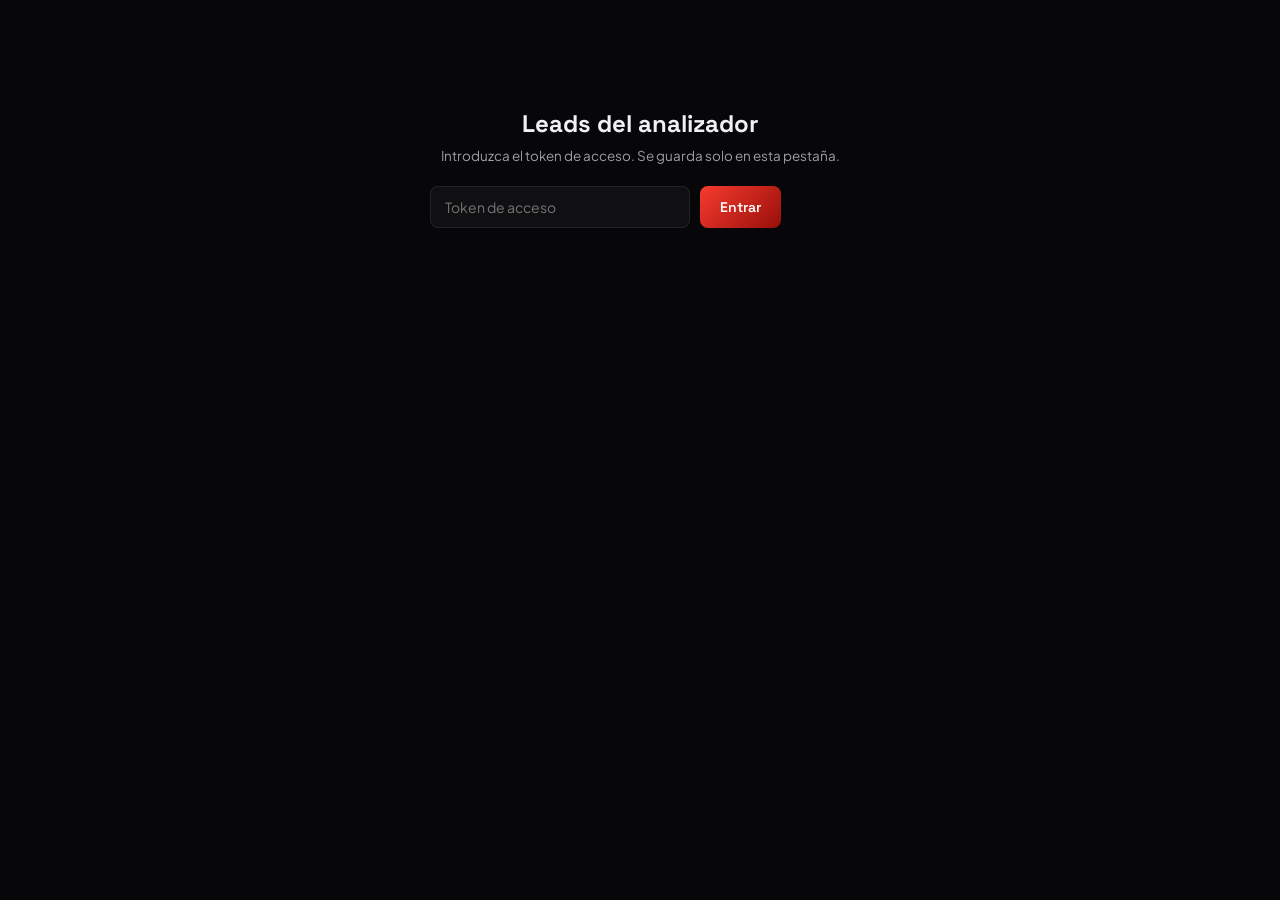
<file: web/leads.html>
<!DOCTYPE html>
<html lang="es">
<head>
<meta charset="utf-8">
<meta name="viewport" content="width=device-width, initial-scale=1">
<meta name="robots" content="noindex, nofollow">
<title>Leads del analizador</title>
<link href="https://fonts.googleapis.com/css2?family=Plus+Jakarta+Sans:wght@400;500;600;700&family=Space+Grotesk:wght@500;700&display=swap" rel="stylesheet">
<style>
:root{--bg:#070709;--card:rgba(18,18,22,.75);--line:rgba(255,255,255,.08);
  --red:#f63b2f;--txt:#f0f0f5;--mut:#9e9ea7;--dim:#646470;--green:#2ed573;--amber:#ffa502;
  --fm:'Plus Jakarta Sans',sans-serif;--fh:'Space Grotesk',sans-serif}
*{margin:0;padding:0;box-sizing:border-box}
body{background:var(--bg);color:var(--txt);font-family:var(--fm);font-size:14px}
.wrap{max-width:1180px;margin:0 auto;padding:28px 20px 70px}
h1{font-family:var(--fh);font-size:1.5rem}
.top{display:flex;align-items:center;justify-content:space-between;gap:16px;
  flex-wrap:wrap;padding-bottom:18px;border-bottom:1px solid var(--line);margin-bottom:22px}
.btn{background:linear-gradient(135deg,#f63b2f,#990f0a);color:#fff;border:0;border-radius:8px;
  padding:11px 20px;font:600 14px var(--fh);cursor:pointer;text-decoration:none;display:inline-block}
.btn.ghost{background:rgba(255,255,255,.05);border:1px solid var(--line)}
input{background:rgba(255,255,255,.04);border:1px solid var(--line);border-radius:8px;
  padding:11px 14px;color:#fff;font:14px var(--fm);outline:none;min-width:260px}
input:focus{border-color:var(--red)}

/* Pantalla de acceso */
#gate{max-width:420px;margin:12vh auto;text-align:center}
#gate h1{margin-bottom:8px}
#gate p{color:var(--mut);margin-bottom:22px;font-size:13.5px}
#gate .row{display:flex;gap:10px}
.err{color:var(--red);font-size:13px;min-height:20px;margin-top:12px}

/* Resumen */
.stats{display:grid;grid-template-columns:repeat(auto-fit,minmax(150px,1fr));
  gap:14px;margin-bottom:24px}
.stat{background:var(--card);border:1px solid var(--line);border-radius:12px;padding:16px 18px}
.stat .l{font-size:11px;letter-spacing:.08em;text-transform:uppercase;color:var(--mut)}
.stat .v{font-family:var(--fh);font-size:1.5rem;font-weight:700;margin-top:4px}

table{width:100%;border-collapse:collapse}
th{text-align:left;font-size:11px;letter-spacing:.07em;text-transform:uppercase;
  color:var(--mut);font-weight:600;padding:0 12px 10px 0;border-bottom:1px solid var(--line)}
td{padding:13px 12px 13px 0;border-bottom:1px solid var(--line);vertical-align:top}
tbody tr:hover{background:rgba(255,255,255,.02)}
td a{color:var(--red);text-decoration:none}
td a:hover{text-decoration:underline}
.name{font-weight:600}
.sub{color:var(--dim);font-size:12.5px}
.g{font-family:var(--fh);font-weight:700}
.g.bajo{color:var(--green)}.g.medio{color:var(--amber)}.g.alto{color:var(--red)}
.g.none{color:var(--dim);font-weight:400;font-size:12.5px}
.tabs{display:flex;gap:6px;margin-bottom:20px}
.tab{background:none;border:1px solid var(--line);color:var(--mut);border-radius:999px;padding:8px 16px;font:600 13px var(--fh);cursor:pointer}
.tab.on{background:rgba(246,59,47,.12);border-color:var(--red);color:#fff}
.pill{display:inline-block;font-size:11.5px;padding:2px 8px;border-radius:999px;border:1px solid var(--line);color:var(--mut)}
.pill.ok{border-color:rgba(46,213,115,.5);color:var(--green)}
.empty{text-align:center;color:var(--dim);padding:60px 20px}
@media(max-width:820px){
  .hide-sm{display:none}
  input{min-width:0;width:100%}
  #gate .row{flex-direction:column}
}
</style>
</head>
<body>

<div id="gate">
  <h1>Leads del analizador</h1>
  <p>Introduzca el token de acceso. Se guarda solo en esta pestaña.</p>
  <div class="row">
    <input type="password" id="tok" placeholder="Token de acceso" autocomplete="off">
    <button class="btn" id="enter">Entrar</button>
  </div>
  <div class="err" id="gerr"></div>
</div>

<div class="wrap" id="app" style="display:none">
  <div class="top">
    <h1>Leads del analizador</h1>
    <div style="display:flex;gap:10px;align-items:center">
      <input type="search" id="q" placeholder="Buscar por nombre, empresa o dominio">
      <a class="btn ghost" id="csv" href="#">Descargar CSV</a>
      <button class="btn ghost" id="out">Salir</button>
    </div>
  </div>
  <div class="tabs"><button class="tab on" data-v="leads">Leads (con formulario)</button><button class="tab" data-v="scans">Webs analizadas</button></div>
  <div class="stats" id="stats"></div>
  <div id="tableWrap"></div>
</div>

<script>
const API = window.CF_API || "https://api.cyberfusion.global";
const $ = id => document.getElementById(id);
let LEADS = [], SCANS = [], SCANS_ERR = '', VIEW = 'leads';

const esc = s => String(s ?? "").replace(/[<>&"]/g,
  c => ({'<':'&lt;','>':'&gt;','&':'&amp;','"':'&quot;'}[c]));

// sessionStorage y no localStorage: el token muere al cerrar la pestaña.
// Es la lista de contactos y las vulnerabilidades de clientes; no debe
// quedarse guardada en un equipo compartido.
const tok = () => sessionStorage.getItem('cf_leads_token') || '';

async function load(){
  const res = await fetch(`${API}/leads/list.json`, {headers:{'X-Leads-Token': tok()}});
  if(res.status === 403) throw new Error('Token incorrecto');
  if(!res.ok) throw new Error('No se pudo cargar la lista');
  const data = await res.json();
  LEADS = data.leads || [];
  const r2 = await fetch(`${API}/leads/scans.json`, {headers:{'X-Leads-Token': tok()}});
  SCANS = r2.ok ? ((await r2.json()).scans || []) : [];
  SCANS_ERR = r2.ok ? '' : (r2.status === 404
    ? 'La API todavía no tiene esta función: falta desplegar la versión 0.16.0 (API y worker).'
    : `No se pudo cargar la lista (error ${r2.status}).`);
  render();
}

const fecha = at => at ? new Date(at).toLocaleString('es-PE',
  {day:'2-digit',month:'2-digit',year:'numeric',hour:'2-digit',minute:'2-digit'}) : '';

function renderScans(){
  const q = ($('q').value || '').toLowerCase().trim();
  const rows = SCANS.filter(x => !q || [x.host, x.utm_source, x.utm_campaign].join(' ').toLowerCase().includes(q));
  const hoy = new Date().toISOString().slice(0,10);
  const uniq = new Set(SCANS.map(x => x.host)).size;
  const sinForm = new Set(SCANS.filter(x => !x.lead).map(x => x.host)).size;
  $('stats').innerHTML = [
    ['Análisis', SCANS.length], ['Webs distintas', uniq], ['Hoy', SCANS.filter(x => (x.at||'').startsWith(hoy)).length],
    ['Sin formulario', sinForm]
  ].map(([l,v]) => `<div class="stat"><div class="l">${l}</div><div class="v">${v}</div></div>`).join('');
  $('csv').href = `${API}/leads/scans.csv?token=${encodeURIComponent(tok())}`;
  if(SCANS_ERR){ $('tableWrap').innerHTML = `<div class="empty">${esc(SCANS_ERR)}</div>`; return; }
  if(!rows.length){
    $('tableWrap').innerHTML = `<div class="empty">${SCANS.length ? 'Ninguna web coincide con la búsqueda.' : 'Todavía nadie ha analizado su web.'}</div>`;
    return;
  }
  $('tableWrap').innerHTML = `<table><thead><tr>
      <th>Sitio</th><th>Riesgo</th><th>Formulario</th><th class="hide-sm">Origen</th><th class="hide-sm">Fecha</th>
    </tr></thead><tbody>` + rows.map(x => {
    const g = x.level ? `<span class="g ${esc(x.level)}">${esc(x.level)}</span> <span class="sub">${x.score}/100 · ${esc(x.coverage)} capas</span>`
            : `<span class="g none">${x.status === 'error' ? 'no se pudo analizar' : 'sin resultado'}</span>`;
    const origen = [x.utm_source, x.utm_campaign].filter(Boolean).map(esc).join(' · ') || '<span class="sub">directo</span>';
    return `<tr>
      <td><a href="https://${esc(x.host)}" target="_blank" rel="noopener noreferrer">${esc(x.host)}</a>
          ${x.waf ? `<div class="sub">firewall: ${esc(x.waf)}</div>` : ''}${x.cached ? '<div class="sub">repetido (24 h)</div>' : ''}</td>
      <td>${g}</td>
      <td>${x.lead ? '<span class="pill ok">dejó sus datos</span>' : '<span class="pill">no</span>'}</td>
      <td class="hide-sm">${origen}</td>
      <td class="hide-sm sub">${esc(fecha(x.at))}</td></tr>`;
  }).join('') + `</tbody></table>`;
}

function render(){
  if(VIEW === 'scans') return renderScans();
  $('csv').href = `${API}/leads/export.csv?token=${encodeURIComponent(tok())}`;
  const q = ($('q').value || '').toLowerCase().trim();
  const rows = LEADS.filter(l => !q ||
    [l.name, l.company, l.domain, l.email].join(' ').toLowerCase().includes(q));

  const hoy = new Date().toISOString().slice(0,10);
  $('stats').innerHTML = [
    ['Total de leads', LEADS.length],
    ['Hoy', LEADS.filter(l => (l.at||'').startsWith(hoy)).length],
    ['Riesgo alto', LEADS.filter(l => l.level === 'alto').length],
    ['Mostrando', rows.length]
  ].map(([l,v]) => `<div class="stat"><div class="l">${l}</div><div class="v">${v}</div></div>`).join('');

  if(!rows.length){
    $('tableWrap').innerHTML = `<div class="empty">${LEADS.length
      ? 'Ningún lead coincide con la búsqueda.'
      : 'Todavía no hay leads. Aparecerán aquí en cuanto alguien pida su informe.'}</div>`;
    return;
  }

  $('tableWrap').innerHTML = `<table><thead><tr>
      <th>Contacto</th><th>Sitio analizado</th><th>Riesgo</th>
      <th class="hide-sm">Teléfono</th><th class="hide-sm">Fecha</th>
    </tr></thead><tbody>` + rows.map(l => {
    const host = esc((l.domain||'').replace(/^https?:\/\//,'').replace(/\/$/,''));
    const g = l.level ? `<span class="g ${esc(l.level)}">${esc(l.level)}</span>
                         <span class="sub">${l.score}/100</span>`
                      : `<span class="g none">parcial</span>`;
    const f = l.at ? new Date(l.at).toLocaleString('es-PE',
                {day:'2-digit',month:'2-digit',year:'numeric',hour:'2-digit',minute:'2-digit'}) : '';
    return `<tr>
      <td><div class="name">${esc(l.name)}</div>
          <div class="sub">${esc(l.company)}</div>
          <div><a href="mailto:${esc(l.email)}">${esc(l.email)}</a></div></td>
      <td>${host}</td>
      <td>${g}</td>
      <td class="hide-sm"><a href="tel:${esc(l.phone)}">${esc(l.phone)}</a></td>
      <td class="hide-sm sub">${esc(f)}</td>
    </tr>`;
  }).join('') + `</tbody></table>`;
}

async function enter(){
  const v = $('tok').value.trim();
  if(!v){ $('gerr').textContent = 'Introduzca el token.'; return; }
  sessionStorage.setItem('cf_leads_token', v);
  try{
    await load();
    $('gate').style.display = 'none';
    $('app').style.display = 'block';
    $('csv').href = `${API}/leads/export.csv?token=${encodeURIComponent(v)}`;
  }catch(e){
    sessionStorage.removeItem('cf_leads_token');
    $('gerr').textContent = e.message;
  }
}

$('enter').onclick = enter;
$('tok').addEventListener('keydown', e => { if(e.key === 'Enter') enter(); });
$('q').addEventListener('input', render);
document.querySelectorAll('.tab').forEach(b => b.onclick = () => {
  document.querySelectorAll('.tab').forEach(t => t.classList.toggle('on', t === b));
  VIEW = b.dataset.v;
  $('q').placeholder = VIEW === 'scans' ? 'Buscar por dominio o campaña' : 'Buscar por nombre, empresa o dominio';
  render();
});
$('out').onclick = () => { sessionStorage.removeItem('cf_leads_token'); location.reload(); };

// Si ya hay token en esta pestaña, entra directo.
if(tok()){ $('tok').value = tok(); enter(); }
</script>
</body>
</html>
</file>
